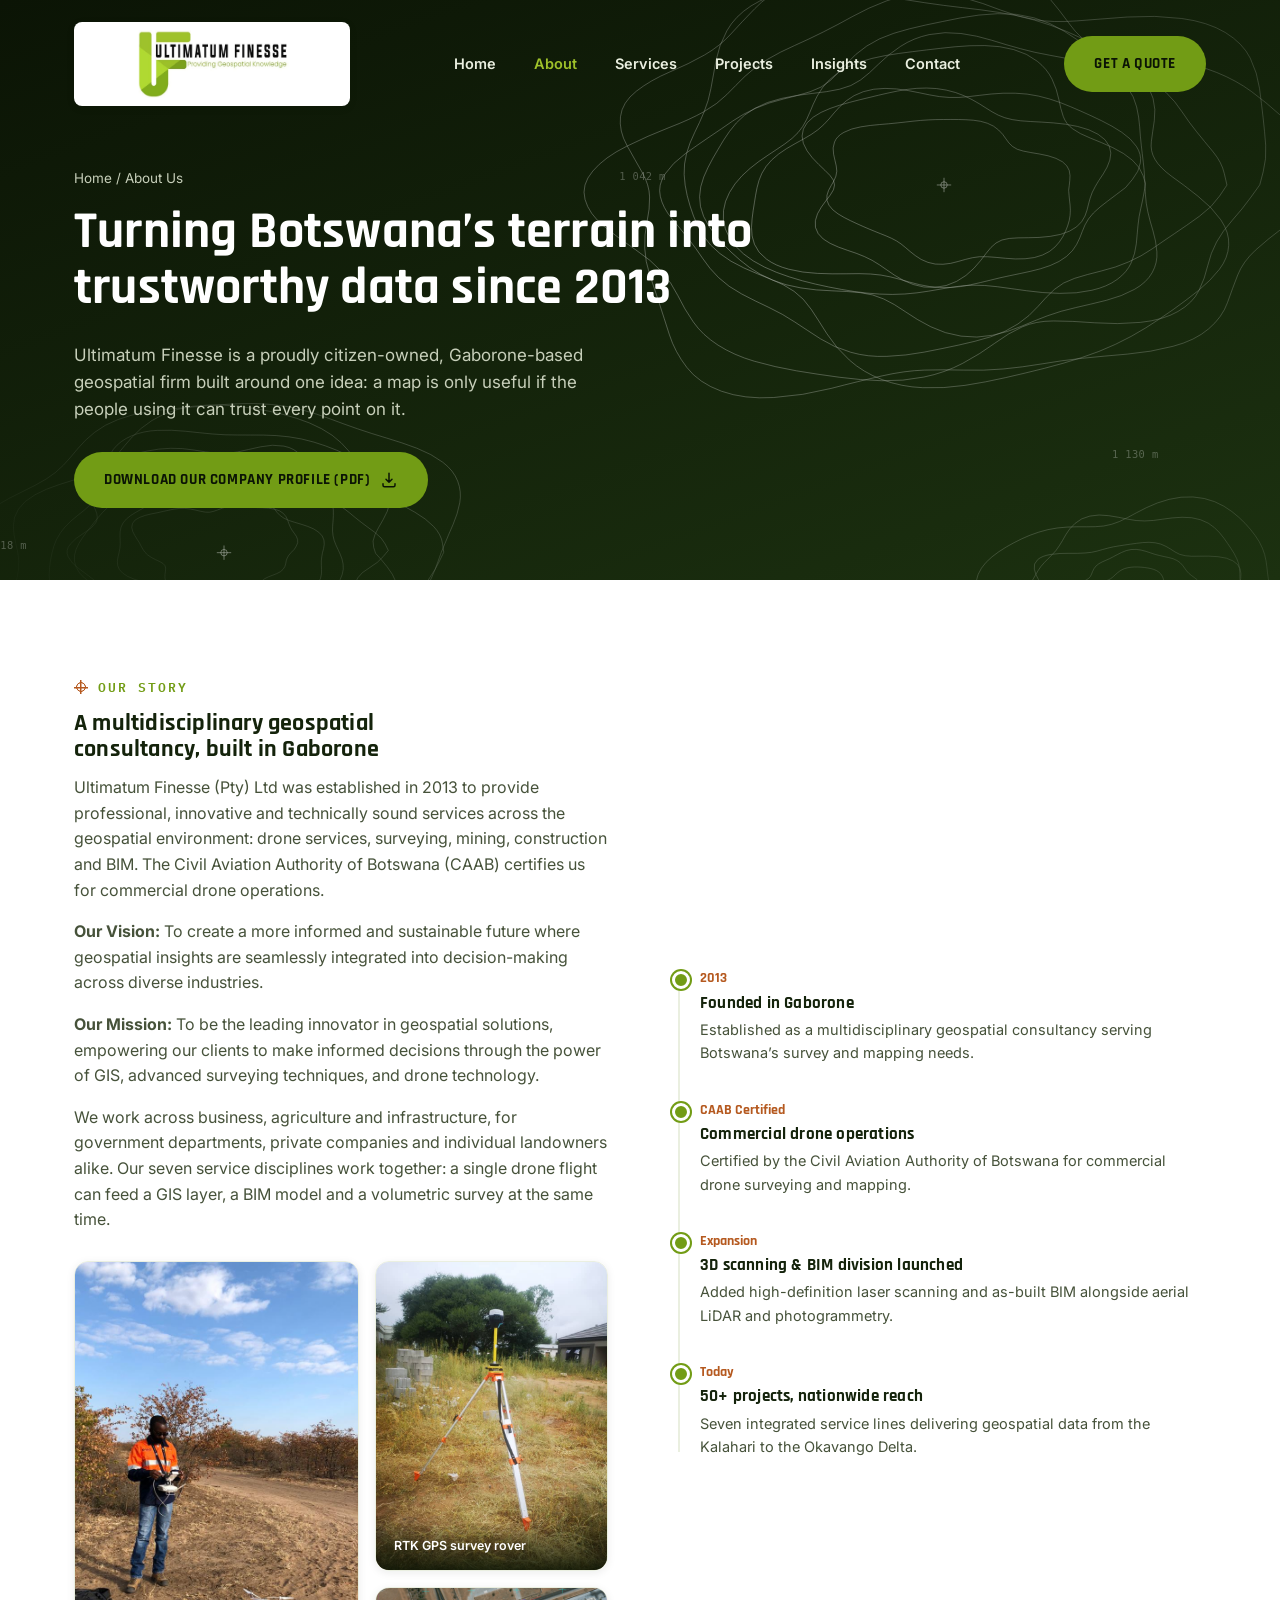
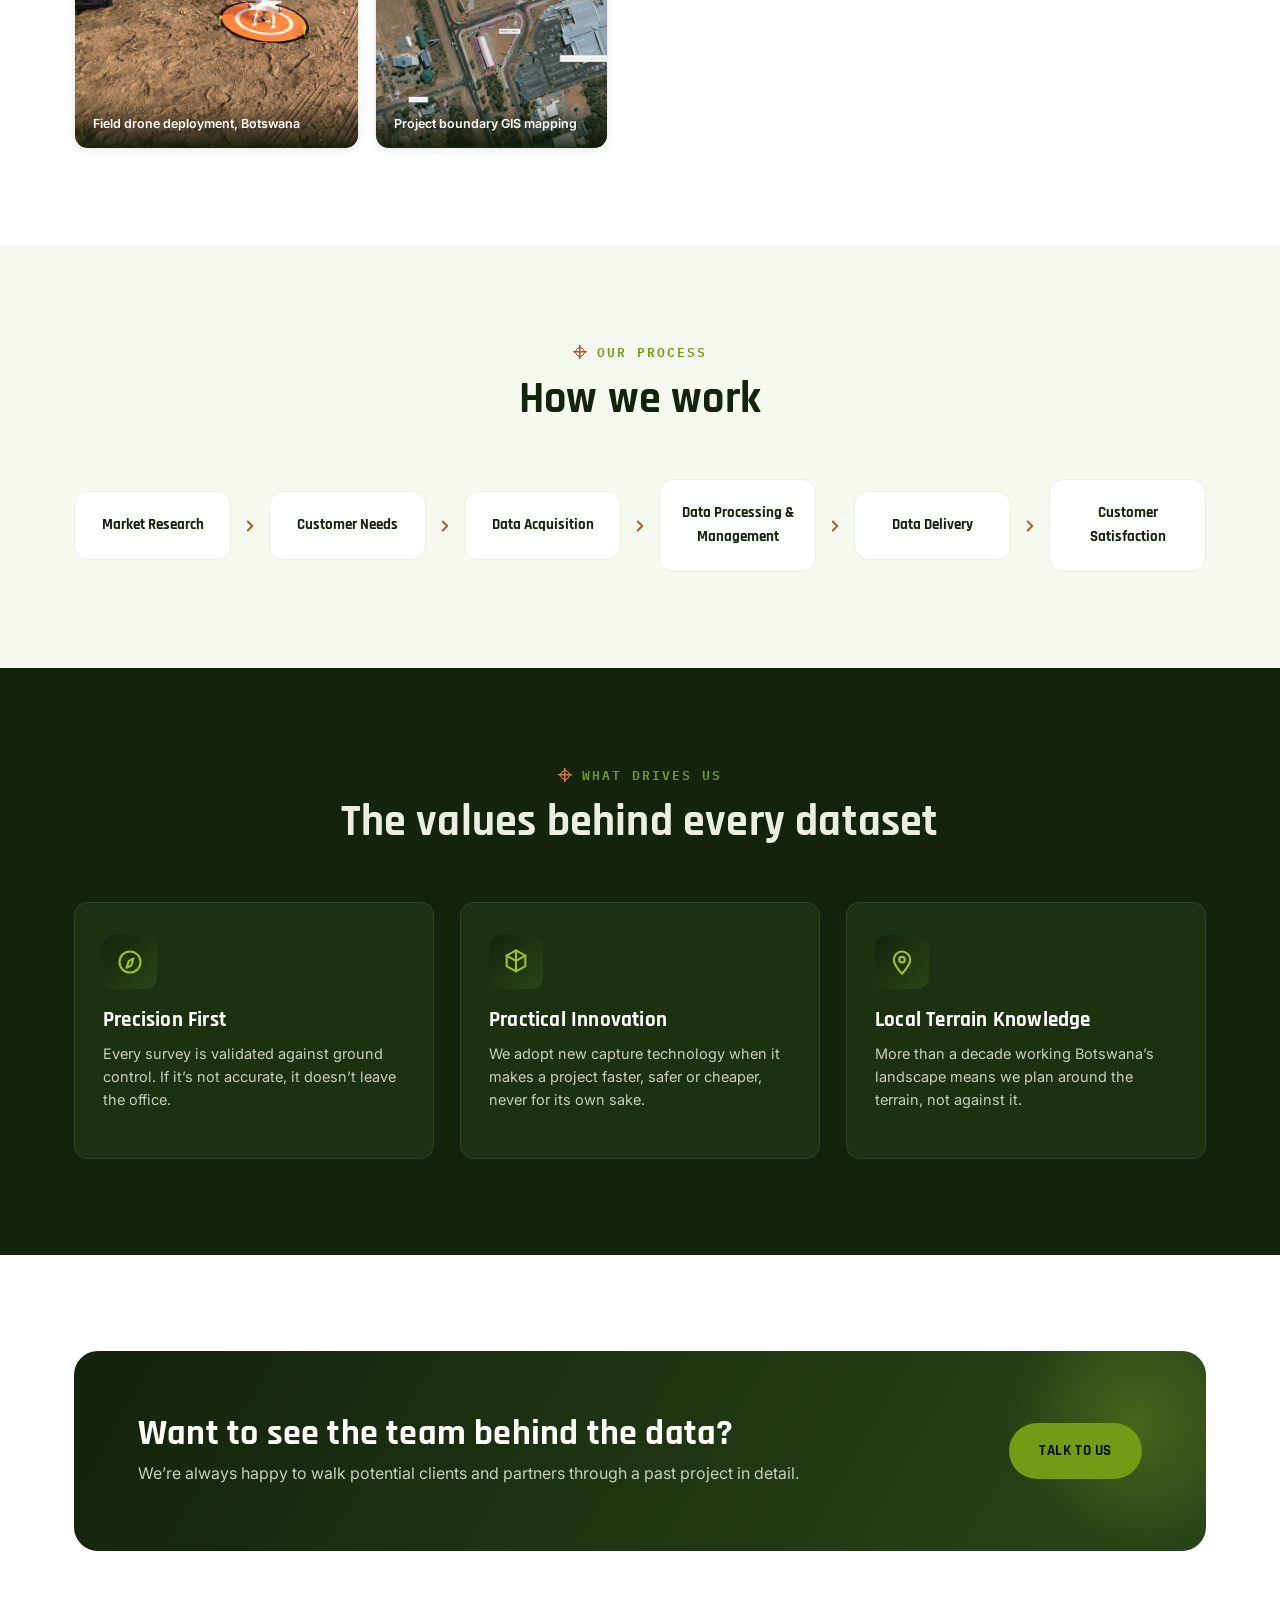
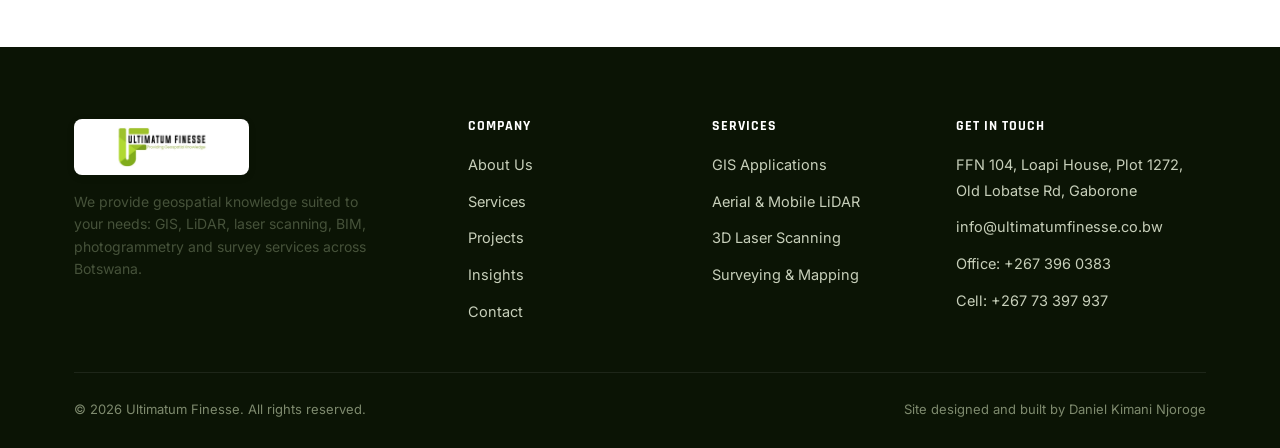
<file: about.html>
<!DOCTYPE html>
<html lang="en">
<head>
<meta charset="UTF-8">
<meta name="viewport" content="width=device-width, initial-scale=1">
<link rel="icon" href="assets/logo-mark.jpg" type="image/jpeg">
<title>About Us | Ultimatum Finesse</title>
<meta name="description" content="Over a decade of geospatial expertise in Botswana. Learn about Ultimatum Finesse’s mission, values and milestones.">
<link rel="preconnect" href="https://fonts.googleapis.com">
<link rel="preconnect" href="https://fonts.gstatic.com" crossorigin>
<link href="https://fonts.googleapis.com/css2?family=Rajdhani:wght@600;700&family=Inter:wght@400;500;600;700&family=IBM+Plex+Mono:wght@500;600;700&display=swap" rel="stylesheet">
<link rel="stylesheet" href="css/style.css">
</head>
<body>

<a class="skip-link" href="#main">Skip to content</a>

<header class="site-header">
  <div class="container">
    <a href="index.html" class="brand">
      <span class="brand-logo-badge"><img src="assets/logo-full.jpg" width="1200" height="335" alt="Ultimatum Finesse: Providing Geospatial Knowledge"></span>
    </a>
    <nav class="main-nav">
      <ul>
        <li><a href="index.html">Home</a></li>
        <li><a href="about.html" class="active">About</a></li>
        <li><a href="services.html">Services</a></li>
        <li><a href="projects.html">Projects</a></li>
        <li><a href="insights.html">Insights</a></li>
        <li><a href="contact.html">Contact</a></li>
      </ul>
    </nav>
    <div class="header-actions">
      <a href="contact.html" class="btn btn-primary">Get a Quote</a>
      <button class="nav-toggle" aria-label="Toggle menu"><span></span></button>
    </div>
  </div>
</header>

<main id="main">

<section class="page-hero">
  <div class="container">
    <div class="breadcrumb"><a href="index.html">Home</a> / About Us</div>
    <h1>Turning Botswana’s terrain into trustworthy data since 2013</h1>
    <p>Ultimatum Finesse is a proudly citizen-owned, Gaborone-based geospatial firm built around one idea: a map is only useful if the people using it can trust every point on it.</p>
    <a href="assets/Ultimatum-Finesse-Company-Profile-2026.pdf" target="_blank" class="btn btn-primary" style="margin-top:12px;">
      Download Our Company Profile (PDF)
      <svg viewBox="0 0 24 24" fill="none" stroke="currentColor" stroke-width="2" stroke-linecap="round" stroke-linejoin="round"><path d="M12 3v12m0 0l-4-4m4 4l4-4M4 17v2a2 2 0 0 0 2 2h12a2 2 0 0 0 2-2v-2"/></svg>
    </a>
  </div>
</section>

<section class="section">
  <div class="container">
    <div class="about-grid">
      <div class="reveal">
        <div class="eyebrow">Our Story</div>
        <h2>A multidisciplinary geospatial consultancy, built in Gaborone</h2>
        <p>Ultimatum Finesse (Pty) Ltd was established in 2013 to provide professional, innovative and technically sound services across the geospatial environment: drone services, surveying, mining, construction and BIM. The Civil Aviation Authority of Botswana (CAAB) certifies us for commercial drone operations.</p>
        <p><strong>Our Vision:</strong> To create a more informed and sustainable future where geospatial insights are seamlessly integrated into decision-making across diverse industries.</p>
        <p><strong>Our Mission:</strong> To be the leading innovator in geospatial solutions, empowering our clients to make informed decisions through the power of GIS, advanced surveying techniques, and drone technology.</p>
        <p>We work across business, agriculture and infrastructure, for government departments, private companies and individual landowners alike. Our seven service disciplines work together: a single drone flight can feed a GIS layer, a BIM model and a volumetric survey at the same time.</p>
        <div class="about-photo-grid">
          <div class="photo-frame"><img src="assets/drone-services.jpg" width="810" height="1080" loading="lazy" alt="Ultimatum Finesse technician preparing a drone survey in the field"><span class="photo-caption">Field drone deployment, Botswana</span></div>
          <div class="photo-frame"><img src="assets/gps-surveying.jpg" width="684" height="912" loading="lazy" alt="RTK GPS survey equipment on site"><span class="photo-caption">RTK GPS survey rover</span></div>
          <div class="photo-frame"><img src="assets/bim-diagram.png" width="600" height="350" loading="lazy" alt="Annotated GIS project boundary map"><span class="photo-caption">Project boundary GIS mapping</span></div>
        </div>
      </div>
      <div class="timeline reveal">
        <div class="timeline-item">
          <div class="timeline-year">2013</div>
          <h4>Founded in Gaborone</h4>
          <p>Established as a multidisciplinary geospatial consultancy serving Botswana’s survey and mapping needs.</p>
        </div>
        <div class="timeline-item">
          <div class="timeline-year">CAAB Certified</div>
          <h4>Commercial drone operations</h4>
          <p>Certified by the Civil Aviation Authority of Botswana for commercial drone surveying and mapping.</p>
        </div>
        <div class="timeline-item">
          <div class="timeline-year">Expansion</div>
          <h4>3D scanning &amp; BIM division launched</h4>
          <p>Added high-definition laser scanning and as-built BIM alongside aerial LiDAR and photogrammetry.</p>
        </div>
        <div class="timeline-item">
          <div class="timeline-year">Today</div>
          <h4>50+ projects, nationwide reach</h4>
          <p>Seven integrated service lines delivering geospatial data from the Kalahari to the Okavango Delta.</p>
        </div>
      </div>
    </div>
  </div>
</section>

<section class="section section--alt">
  <div class="container">
    <div class="section-head center reveal">
      <div class="eyebrow" style="justify-content:center">Our Process</div>
      <h2>How we work</h2>
    </div>
    <div class="process-strip reveal">
      <div class="process-step">Market Research</div>
      <div class="process-arrow" aria-hidden="true"><svg viewBox="0 0 24 24" fill="none" stroke="currentColor" stroke-width="2.5" stroke-linecap="round" stroke-linejoin="round"><path d="M9 6l6 6-6 6"/></svg></div>
      <div class="process-step">Customer Needs</div>
      <div class="process-arrow" aria-hidden="true"><svg viewBox="0 0 24 24" fill="none" stroke="currentColor" stroke-width="2.5" stroke-linecap="round" stroke-linejoin="round"><path d="M9 6l6 6-6 6"/></svg></div>
      <div class="process-step">Data Acquisition</div>
      <div class="process-arrow" aria-hidden="true"><svg viewBox="0 0 24 24" fill="none" stroke="currentColor" stroke-width="2.5" stroke-linecap="round" stroke-linejoin="round"><path d="M9 6l6 6-6 6"/></svg></div>
      <div class="process-step">Data Processing &amp; Management</div>
      <div class="process-arrow" aria-hidden="true"><svg viewBox="0 0 24 24" fill="none" stroke="currentColor" stroke-width="2.5" stroke-linecap="round" stroke-linejoin="round"><path d="M9 6l6 6-6 6"/></svg></div>
      <div class="process-step">Data Delivery</div>
      <div class="process-arrow" aria-hidden="true"><svg viewBox="0 0 24 24" fill="none" stroke="currentColor" stroke-width="2.5" stroke-linecap="round" stroke-linejoin="round"><path d="M9 6l6 6-6 6"/></svg></div>
      <div class="process-step">Customer Satisfaction</div>
    </div>
  </div>
</section>

<section class="section section--dark">
  <div class="container">
    <div class="section-head center reveal">
      <div class="eyebrow" style="justify-content:center">What Drives Us</div>
      <h2>The values behind every dataset</h2>
    </div>
    <div class="services-grid reveal">
      <div class="service-card" style="background:var(--navy-800); border-color:rgba(255,255,255,0.08);">
        <div class="service-icon"><svg viewBox="0 0 24 24" fill="none" stroke="currentColor" stroke-width="1.8" stroke-linecap="round" stroke-linejoin="round"><circle cx="12" cy="12" r="9"/><path d="M15 9l-2 6-4 2 2-6z"/></svg></div>
        <h3 style="color:#fff">Precision First</h3>
        <p style="color:var(--slate-300)">Every survey is validated against ground control. If it’s not accurate, it doesn’t leave the office.</p>
      </div>
      <div class="service-card" style="background:var(--navy-800); border-color:rgba(255,255,255,0.08);">
        <div class="service-icon"><svg viewBox="0 0 24 24" fill="none" stroke="currentColor" stroke-width="1.8" stroke-linecap="round" stroke-linejoin="round"><path d="M12 2l8 4.5v9L12 20l-8-4.5v-9z"/><path d="M12 2v18M4 6.5l8 4.5 8-4.5"/></svg></div>
        <h3 style="color:#fff">Practical Innovation</h3>
        <p style="color:var(--slate-300)">We adopt new capture technology when it makes a project faster, safer or cheaper, never for its own sake.</p>
      </div>
      <div class="service-card" style="background:var(--navy-800); border-color:rgba(255,255,255,0.08);">
        <div class="service-icon"><svg viewBox="0 0 24 24" fill="none" stroke="currentColor" stroke-width="1.8" stroke-linecap="round" stroke-linejoin="round"><path d="M12 22s7-7.58 7-12a7 7 0 1 0-14 0c0 4.42 7 12 7 12z"/><circle cx="12" cy="10" r="2.4"/></svg></div>
        <h3 style="color:#fff">Local Terrain Knowledge</h3>
        <p style="color:var(--slate-300)">More than a decade working Botswana’s landscape means we plan around the terrain, not against it.</p>
      </div>
    </div>
  </div>
</section>

<section class="section">
  <div class="container">
    <div class="cta-band reveal">
      <div>
        <h2>Want to see the team behind the data?</h2>
        <p>We’re always happy to walk potential clients and partners through a past project in detail.</p>
      </div>
      <div class="cta-band-actions">
        <a href="contact.html" class="btn btn-primary">Talk to Us</a>
      </div>
    </div>
  </div>
</section>

</main>

<footer class="site-footer">
  <div class="container">
    <div class="footer-grid">
      <div class="footer-brand">
        <a href="index.html" class="brand" style="margin-bottom:16px;">
          <span class="brand-logo-badge"><img src="assets/logo-full.jpg" width="1200" height="335" alt="Ultimatum Finesse: Providing Geospatial Knowledge"></span>
        </a>
        <p>We provide geospatial knowledge suited to your needs: GIS, LiDAR, laser scanning, BIM, photogrammetry and survey services across Botswana.</p>
      </div>
      <div class="footer-col">
        <h4>Company</h4>
        <ul>
          <li><a href="about.html">About Us</a></li>
          <li><a href="services.html">Services</a></li>
          <li><a href="projects.html">Projects</a></li>
          <li><a href="insights.html">Insights</a></li>
          <li><a href="contact.html">Contact</a></li>
        </ul>
      </div>
      <div class="footer-col">
        <h4>Services</h4>
        <ul>
          <li><a href="services.html#gis">GIS Applications</a></li>
          <li><a href="services.html#lidar">Aerial &amp; Mobile LiDAR</a></li>
          <li><a href="services.html#scan3d">3D Laser Scanning</a></li>
          <li><a href="services.html#survey">Surveying &amp; Mapping</a></li>
        </ul>
      </div>
      <div class="footer-col">
        <h4>Get in Touch</h4>
        <ul>
          <li><a href="https://www.google.com/maps/dir/?api=1&destination=-24.6721551,25.9063727" target="_blank" rel="noopener">FFN 104, Loapi House, Plot 1272,<br>Old Lobatse Rd, Gaborone</a></li>
          <li><a href="mailto:info@ultimatumfinesse.co.bw">info@ultimatumfinesse.co.bw</a></li>
          <li><a href="tel:+2673960383">Office: +267 396 0383</a></li>
          <li><a href="tel:+26773397937">Cell: +267 73 397 937</a></li>
        </ul>
      </div>
    </div>
    <div class="footer-bottom">
      <span>&copy; 2026 Ultimatum Finesse. All rights reserved.</span>
      <span>Site designed and built by Daniel Kimani Njoroge</span>
    </div>
  </div>
</footer>

<script src="js/main.js"></script>
</body>
</html>
</file>
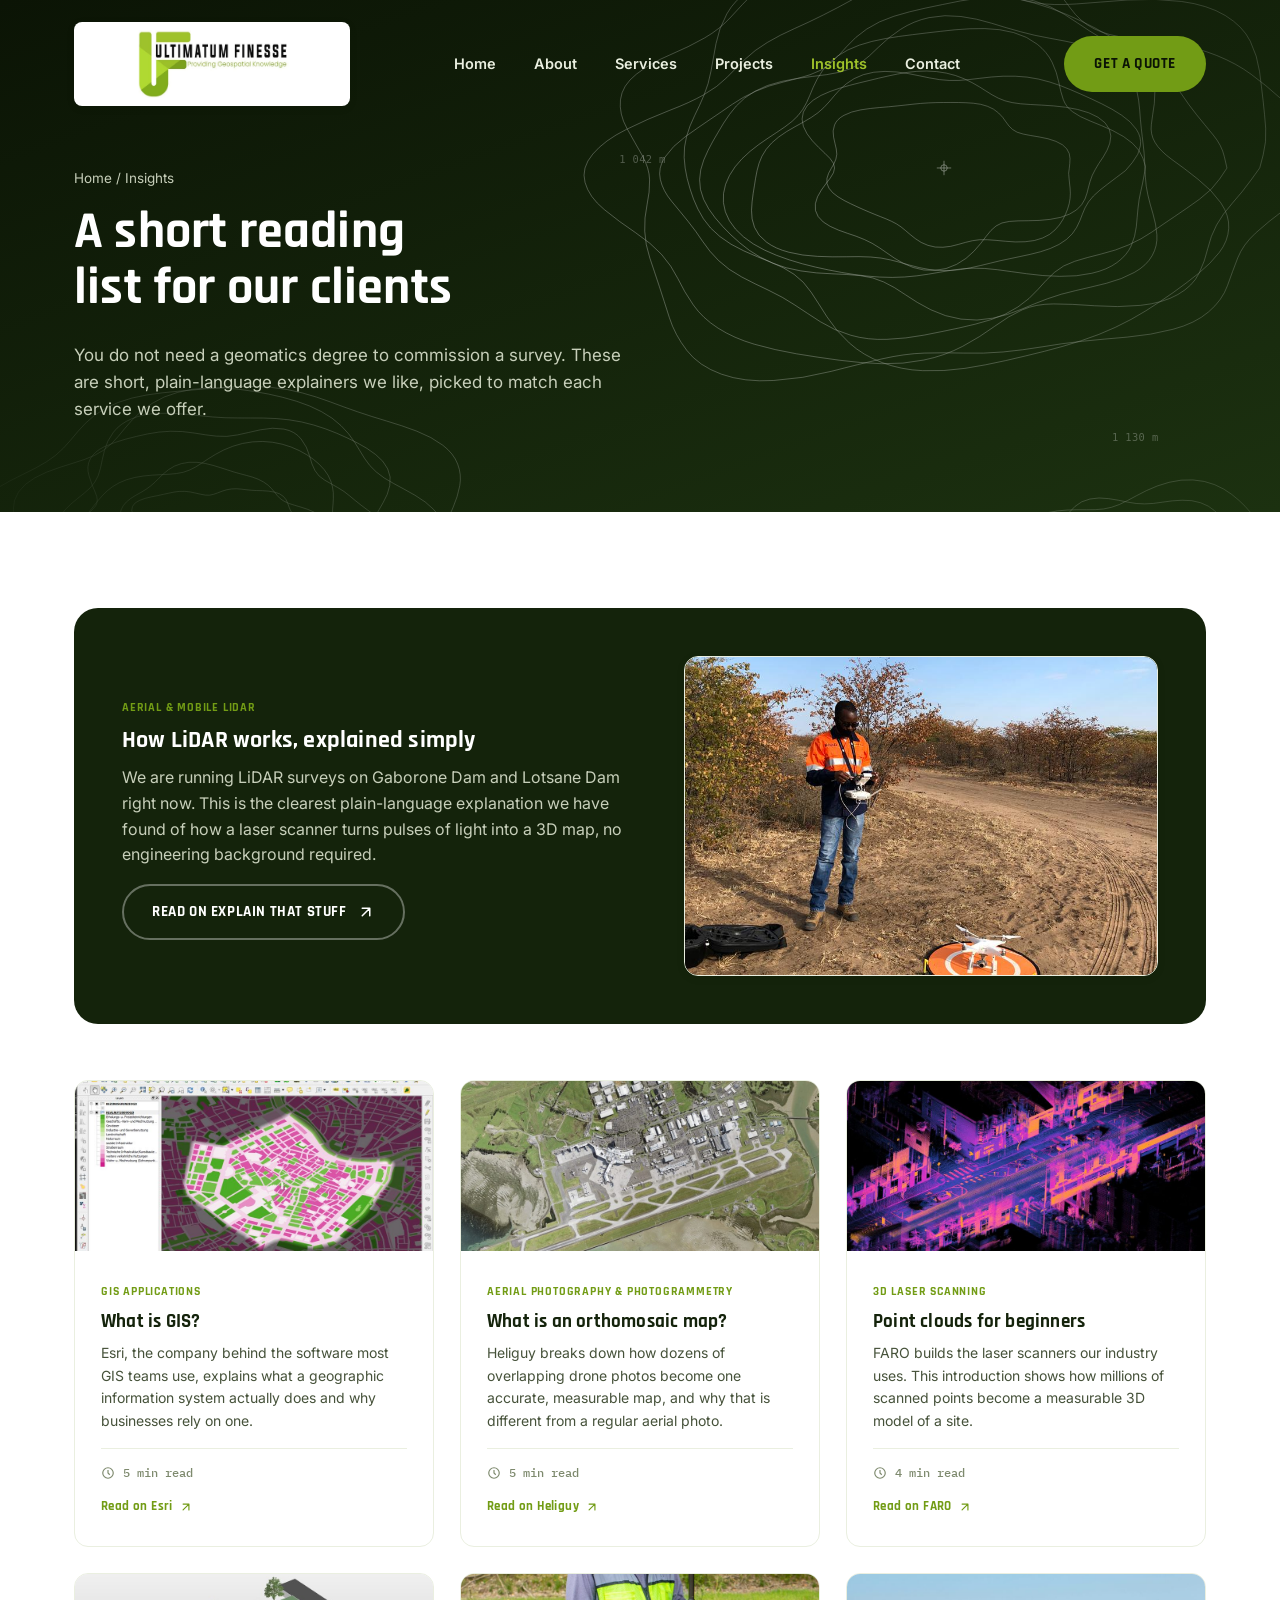
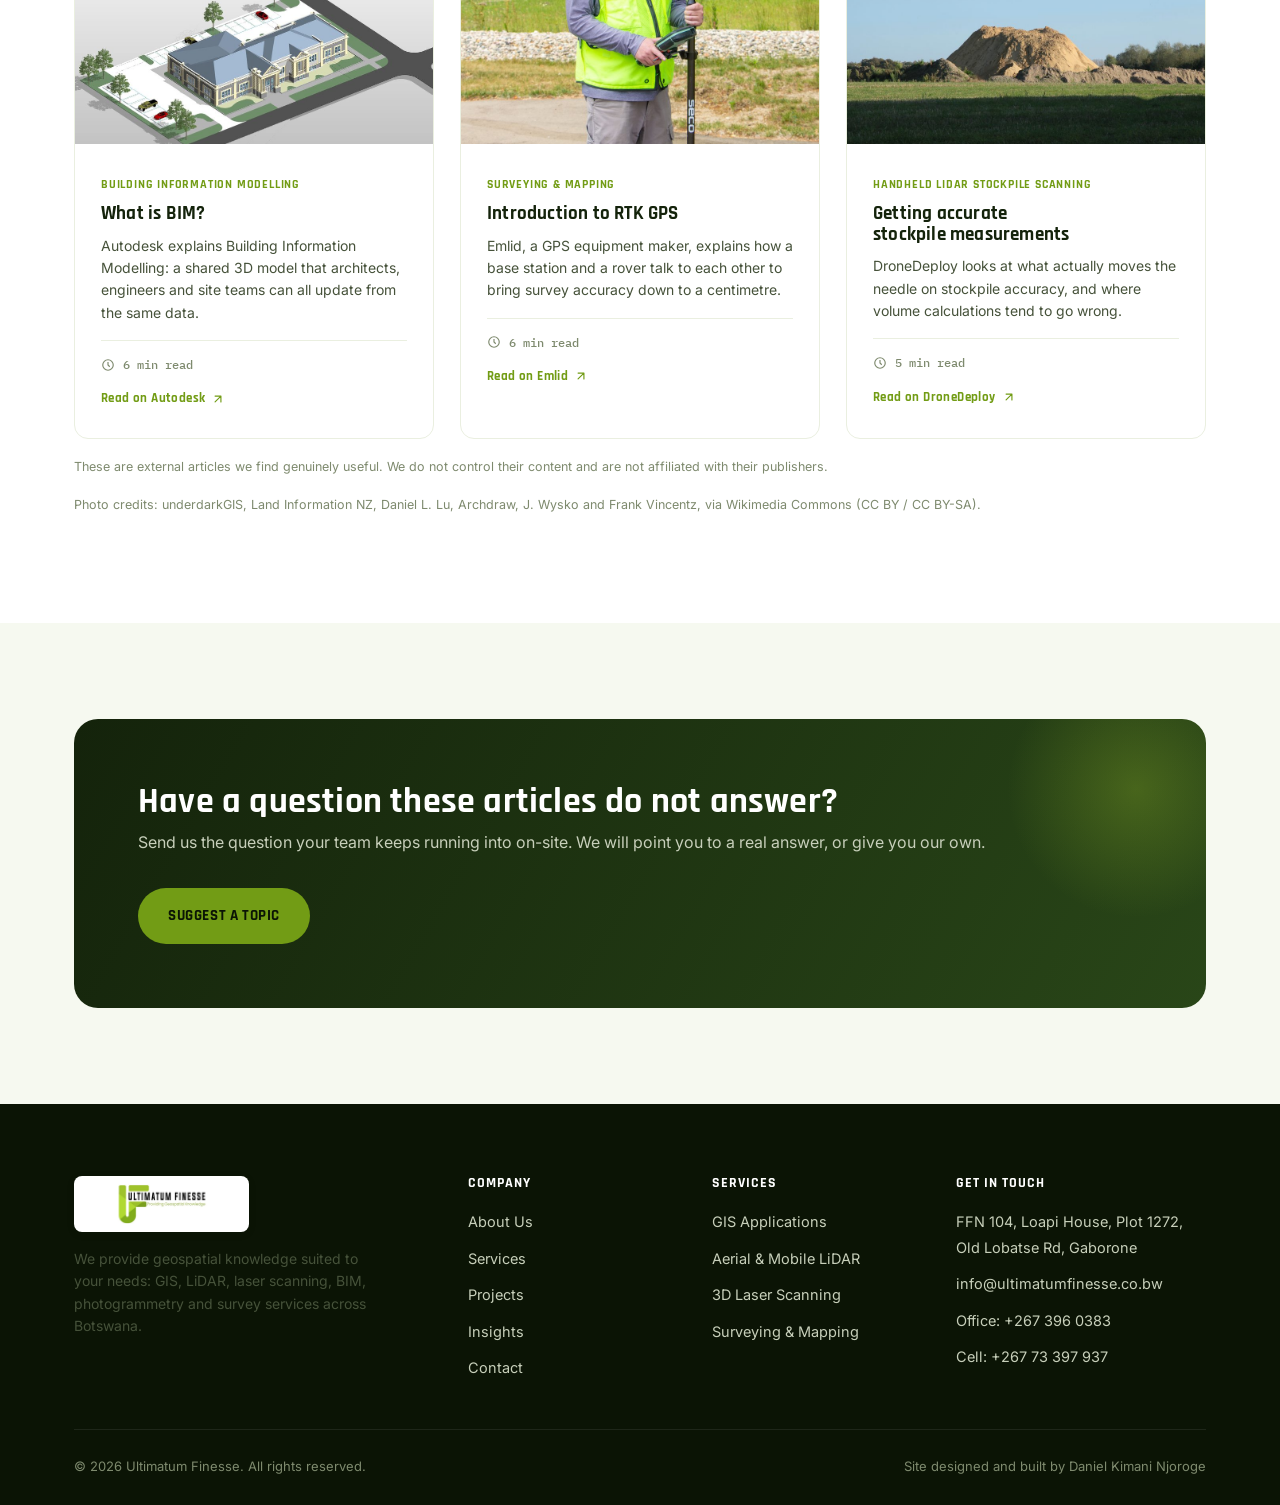
<file: insights.html>
<!DOCTYPE html>
<html lang="en">
<head>
<meta charset="UTF-8">
<meta name="viewport" content="width=device-width, initial-scale=1">
<link rel="icon" href="assets/logo-mark.jpg" type="image/jpeg">
<title>Insights | Ultimatum Finesse</title>
<meta name="description" content="A curated reading list on GIS, LiDAR, 3D laser scanning, BIM and drone surveying, picked by Ultimatum Finesse.">
<link rel="preconnect" href="https://fonts.googleapis.com">
<link rel="preconnect" href="https://fonts.gstatic.com" crossorigin>
<link href="https://fonts.googleapis.com/css2?family=Rajdhani:wght@600;700&family=Inter:wght@400;500;600;700&family=IBM+Plex+Mono:wght@500;600;700&display=swap" rel="stylesheet">
<link rel="stylesheet" href="css/style.css">
</head>
<body>

<a class="skip-link" href="#main">Skip to content</a>

<header class="site-header">
  <div class="container">
    <a href="index.html" class="brand">
      <span class="brand-logo-badge"><img src="assets/logo-full.jpg" width="1200" height="335" alt="Ultimatum Finesse: Providing Geospatial Knowledge"></span>
    </a>
    <nav class="main-nav">
      <ul>
        <li><a href="index.html">Home</a></li>
        <li><a href="about.html">About</a></li>
        <li><a href="services.html">Services</a></li>
        <li><a href="projects.html">Projects</a></li>
        <li><a href="insights.html" class="active">Insights</a></li>
        <li><a href="contact.html">Contact</a></li>
      </ul>
    </nav>
    <div class="header-actions">
      <a href="contact.html" class="btn btn-primary">Get a Quote</a>
      <button class="nav-toggle" aria-label="Toggle menu"><span></span></button>
    </div>
  </div>
</header>

<main id="main">

<section class="page-hero">
  <div class="container">
    <div class="breadcrumb"><a href="index.html">Home</a> / Insights</div>
    <h1>A short reading list for our clients</h1>
    <p>You do not need a geomatics degree to commission a survey. These are short, plain-language explainers we like, picked to match each service we offer.</p>
  </div>
</section>

<section class="section">
  <div class="container">

    <div class="article-featured reveal">
      <div>
        <span class="article-cat">Aerial &amp; Mobile LiDAR</span>
        <h2>How LiDAR works, explained simply</h2>
        <p>We are running LiDAR surveys on Gaborone Dam and Lotsane Dam right now. This is the clearest plain-language explanation we have found of how a laser scanner turns pulses of light into a 3D map, no engineering background required.</p>
        <a href="https://www.explainthatstuff.com/lidar.html" target="_blank" rel="noopener" class="btn btn-outline">Read on Explain that Stuff
          <svg viewBox="0 0 24 24" fill="none" stroke="currentColor" stroke-width="2" stroke-linecap="round" stroke-linejoin="round"><path d="M7 17L17 7M7 7h10v10"/></svg>
        </a>
      </div>
      <div class="photo-frame"><img src="assets/drone-services.jpg" width="810" height="1080" loading="lazy" alt="Technician preparing a LiDAR-equipped drone for a corridor survey"></div>
    </div>

    <div class="articles-grid">

      <div class="article-card reveal">
        <div class="article-thumb">
          <img src="assets/insight-gis.jpg" width="900" height="527" loading="lazy" alt="Colour-coded land use map rendered in GIS software">
        </div>
        <div class="article-body">
          <span class="article-cat">GIS Applications</span>
          <h3>What is GIS?</h3>
          <p>Esri, the company behind the software most GIS teams use, explains what a geographic information system actually does and why businesses rely on one.</p>
          <div class="article-meta">
            <svg viewBox="0 0 24 24" fill="none" stroke="currentColor" stroke-width="2"><circle cx="12" cy="12" r="9"/><path d="M12 7v5l3 3"/></svg>
            5 min read
          </div>
          <a href="https://www.esri.com/en-us/what-is-gis/overview" target="_blank" rel="noopener" class="article-source">Read on Esri
            <svg viewBox="0 0 24 24" fill="none" stroke="currentColor" stroke-width="2" stroke-linecap="round" stroke-linejoin="round"><path d="M7 17L17 7M7 7h10v10"/></svg>
          </a>
        </div>
      </div>

      <div class="article-card reveal">
        <div class="article-thumb">
          <img src="assets/insight-orthomosaic.jpg" width="900" height="611" loading="lazy" alt="Stitched aerial orthomosaic of an airport">
        </div>
        <div class="article-body">
          <span class="article-cat">Aerial Photography &amp; Photogrammetry</span>
          <h3>What is an orthomosaic map?</h3>
          <p>Heliguy breaks down how dozens of overlapping drone photos become one accurate, measurable map, and why that is different from a regular aerial photo.</p>
          <div class="article-meta">
            <svg viewBox="0 0 24 24" fill="none" stroke="currentColor" stroke-width="2"><circle cx="12" cy="12" r="9"/><path d="M12 7v5l3 3"/></svg>
            5 min read
          </div>
          <a href="https://www.heliguy.com/blogs/posts/what-is-an-orthomosaic-map/" target="_blank" rel="noopener" class="article-source">Read on Heliguy
            <svg viewBox="0 0 24 24" fill="none" stroke="currentColor" stroke-width="2" stroke-linecap="round" stroke-linejoin="round"><path d="M7 17L17 7M7 7h10v10"/></svg>
          </a>
        </div>
      </div>

      <div class="article-card reveal">
        <div class="article-thumb">
          <img src="assets/insight-pointcloud.jpg" width="900" height="506" loading="lazy" alt="Colourful LiDAR point cloud of a city street intersection">
        </div>
        <div class="article-body">
          <span class="article-cat">3D Laser Scanning</span>
          <h3>Point clouds for beginners</h3>
          <p>FARO builds the laser scanners our industry uses. This introduction shows how millions of scanned points become a measurable 3D model of a site.</p>
          <div class="article-meta">
            <svg viewBox="0 0 24 24" fill="none" stroke="currentColor" stroke-width="2"><circle cx="12" cy="12" r="9"/><path d="M12 7v5l3 3"/></svg>
            4 min read
          </div>
          <a href="https://www.faro.com/en/Resource-Library/Article/Point-Clouds-for-Beginners" target="_blank" rel="noopener" class="article-source">Read on FARO
            <svg viewBox="0 0 24 24" fill="none" stroke="currentColor" stroke-width="2" stroke-linecap="round" stroke-linejoin="round"><path d="M7 17L17 7M7 7h10v10"/></svg>
          </a>
        </div>
      </div>

      <div class="article-card reveal">
        <div class="article-thumb">
          <img src="assets/insight-bim.jpg" width="900" height="477" loading="lazy" alt="3D architectural building information model render">
        </div>
        <div class="article-body">
          <span class="article-cat">Building Information Modelling</span>
          <h3>What is BIM?</h3>
          <p>Autodesk explains Building Information Modelling: a shared 3D model that architects, engineers and site teams can all update from the same data.</p>
          <div class="article-meta">
            <svg viewBox="0 0 24 24" fill="none" stroke="currentColor" stroke-width="2"><circle cx="12" cy="12" r="9"/><path d="M12 7v5l3 3"/></svg>
            6 min read
          </div>
          <a href="https://www.autodesk.com/solutions/aec/bim" target="_blank" rel="noopener" class="article-source">Read on Autodesk
            <svg viewBox="0 0 24 24" fill="none" stroke="currentColor" stroke-width="2" stroke-linecap="round" stroke-linejoin="round"><path d="M7 17L17 7M7 7h10v10"/></svg>
          </a>
        </div>
      </div>

      <div class="article-card reveal">
        <div class="article-thumb">
          <img src="assets/insight-rtk.jpg" width="900" height="1350" loading="lazy" alt="Surveyor holding a GNSS RTK rover pole in the field">
        </div>
        <div class="article-body">
          <span class="article-cat">Surveying &amp; Mapping</span>
          <h3>Introduction to RTK GPS</h3>
          <p>Emlid, a GPS equipment maker, explains how a base station and a rover talk to each other to bring survey accuracy down to a centimetre.</p>
          <div class="article-meta">
            <svg viewBox="0 0 24 24" fill="none" stroke="currentColor" stroke-width="2"><circle cx="12" cy="12" r="9"/><path d="M12 7v5l3 3"/></svg>
            6 min read
          </div>
          <a href="https://blog.emlid.com/introduction-to-rtk-gps/" target="_blank" rel="noopener" class="article-source">Read on Emlid
            <svg viewBox="0 0 24 24" fill="none" stroke="currentColor" stroke-width="2" stroke-linecap="round" stroke-linejoin="round"><path d="M7 17L17 7M7 7h10v10"/></svg>
          </a>
        </div>
      </div>

      <div class="article-card reveal">
        <div class="article-thumb">
          <img src="assets/insight-stockpile.jpg" width="900" height="600" loading="lazy" alt="Large sand stockpile at a quarry">
        </div>
        <div class="article-body">
          <span class="article-cat">Handheld LiDAR Stockpile Scanning</span>
          <h3>Getting accurate stockpile measurements</h3>
          <p>DroneDeploy looks at what actually moves the needle on stockpile accuracy, and where volume calculations tend to go wrong.</p>
          <div class="article-meta">
            <svg viewBox="0 0 24 24" fill="none" stroke="currentColor" stroke-width="2"><circle cx="12" cy="12" r="9"/><path d="M12 7v5l3 3"/></svg>
            5 min read
          </div>
          <a href="https://www.dronedeploy.com/blog/how-to-get-accurate-stockpile-measurements-in-mining" target="_blank" rel="noopener" class="article-source">Read on DroneDeploy
            <svg viewBox="0 0 24 24" fill="none" stroke="currentColor" stroke-width="2" stroke-linecap="round" stroke-linejoin="round"><path d="M7 17L17 7M7 7h10v10"/></svg>
          </a>
        </div>
      </div>

    </div>
    <p class="partner-note reveal">These are external articles we find genuinely useful. We do not control their content and are not affiliated with their publishers.</p>
    <p class="partner-note reveal">Photo credits: <a href="https://commons.wikimedia.org/wiki/File:Land_use_in_Vienna.png" target="_blank" rel="noopener">underdarkGIS</a>, <a href="https://commons.wikimedia.org/wiki/File:Auckland_International_Airport_2017_aerial.png" target="_blank" rel="noopener">Land Information NZ</a>, <a href="https://commons.wikimedia.org/wiki/File:Ouster_OS1-64_lidar_point_cloud_of_intersection_of_Folsom_and_Dore_St,_San_Francisco.png" target="_blank" rel="noopener">Daniel L. Lu</a>, <a href="https://commons.wikimedia.org/wiki/File:Architectural_BIM_3D_Modeling.jpg" target="_blank" rel="noopener">Archdraw</a>, <a href="https://commons.wikimedia.org/wiki/File:Surveyor_Using_GNSS_Receiver_with_RTK_Solution.jpg" target="_blank" rel="noopener">J. Wysko</a> and <a href="https://commons.wikimedia.org/wiki/File:Greven_-_NSG_Bockholter_Berge_83_ies.jpg" target="_blank" rel="noopener">Frank Vincentz</a>, via Wikimedia Commons (CC BY / CC BY-SA).</p>
  </div>
</section>

<section class="section section--alt">
  <div class="container">
    <div class="cta-band reveal">
      <div>
        <h2>Have a question these articles do not answer?</h2>
        <p>Send us the question your team keeps running into on-site. We will point you to a real answer, or give you our own.</p>
      </div>
      <div class="cta-band-actions">
        <a href="contact.html" class="btn btn-primary">Suggest a Topic</a>
      </div>
    </div>
  </div>
</section>

</main>

<footer class="site-footer">
  <div class="container">
    <div class="footer-grid">
      <div class="footer-brand">
        <a href="index.html" class="brand" style="margin-bottom:16px;">
          <span class="brand-logo-badge"><img src="assets/logo-full.jpg" width="1200" height="335" alt="Ultimatum Finesse: Providing Geospatial Knowledge"></span>
        </a>
        <p>We provide geospatial knowledge suited to your needs: GIS, LiDAR, laser scanning, BIM, photogrammetry and survey services across Botswana.</p>
      </div>
      <div class="footer-col">
        <h4>Company</h4>
        <ul>
          <li><a href="about.html">About Us</a></li>
          <li><a href="services.html">Services</a></li>
          <li><a href="projects.html">Projects</a></li>
          <li><a href="insights.html">Insights</a></li>
          <li><a href="contact.html">Contact</a></li>
        </ul>
      </div>
      <div class="footer-col">
        <h4>Services</h4>
        <ul>
          <li><a href="services.html#gis">GIS Applications</a></li>
          <li><a href="services.html#lidar">Aerial &amp; Mobile LiDAR</a></li>
          <li><a href="services.html#scan3d">3D Laser Scanning</a></li>
          <li><a href="services.html#survey">Surveying &amp; Mapping</a></li>
        </ul>
      </div>
      <div class="footer-col">
        <h4>Get in Touch</h4>
        <ul>
          <li><a href="https://www.google.com/maps/dir/?api=1&destination=-24.6721551,25.9063727" target="_blank" rel="noopener">FFN 104, Loapi House, Plot 1272,<br>Old Lobatse Rd, Gaborone</a></li>
          <li><a href="mailto:info@ultimatumfinesse.co.bw">info@ultimatumfinesse.co.bw</a></li>
          <li><a href="tel:+2673960383">Office: +267 396 0383</a></li>
          <li><a href="tel:+26773397937">Cell: +267 73 397 937</a></li>
        </ul>
      </div>
    </div>
    <div class="footer-bottom">
      <span>&copy; 2026 Ultimatum Finesse. All rights reserved.</span>
      <span>Site designed and built by Daniel Kimani Njoroge</span>
    </div>
  </div>
</footer>

<script src="js/main.js"></script>
</body>
</html>
</file>
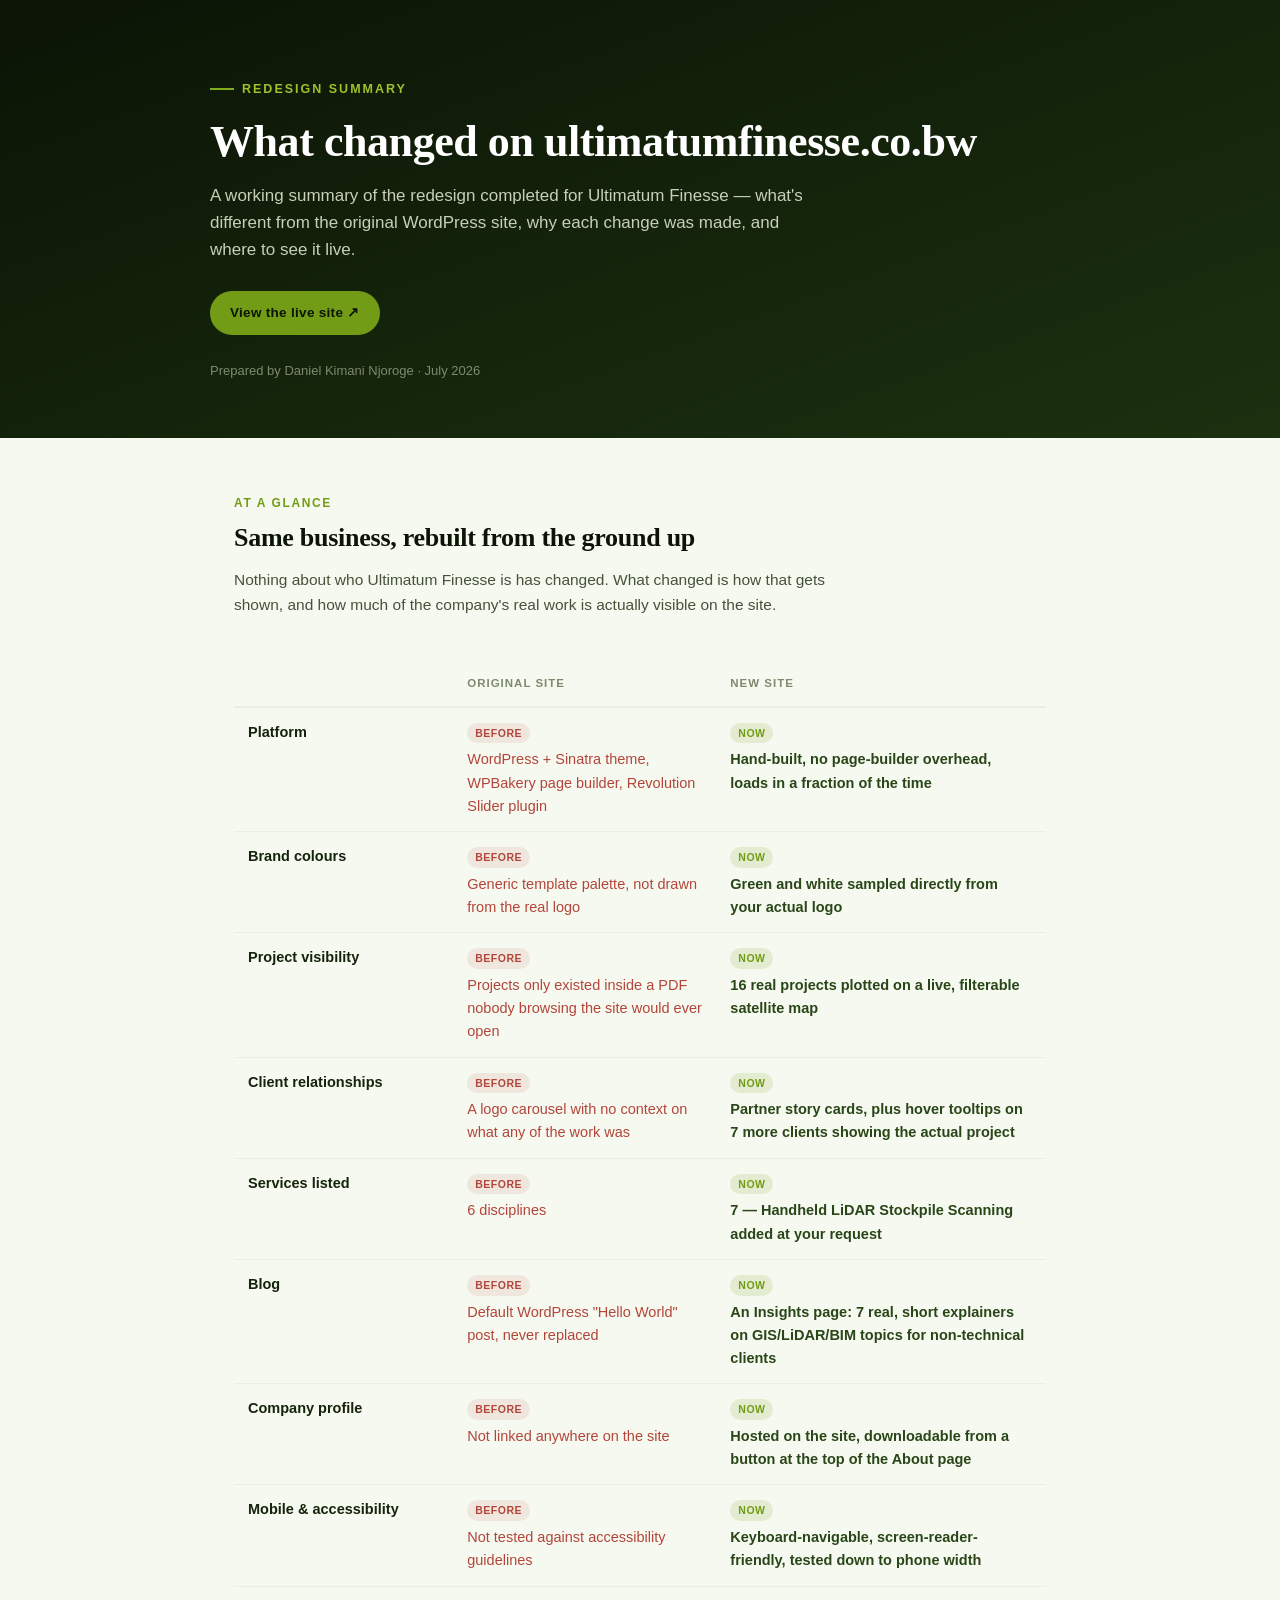
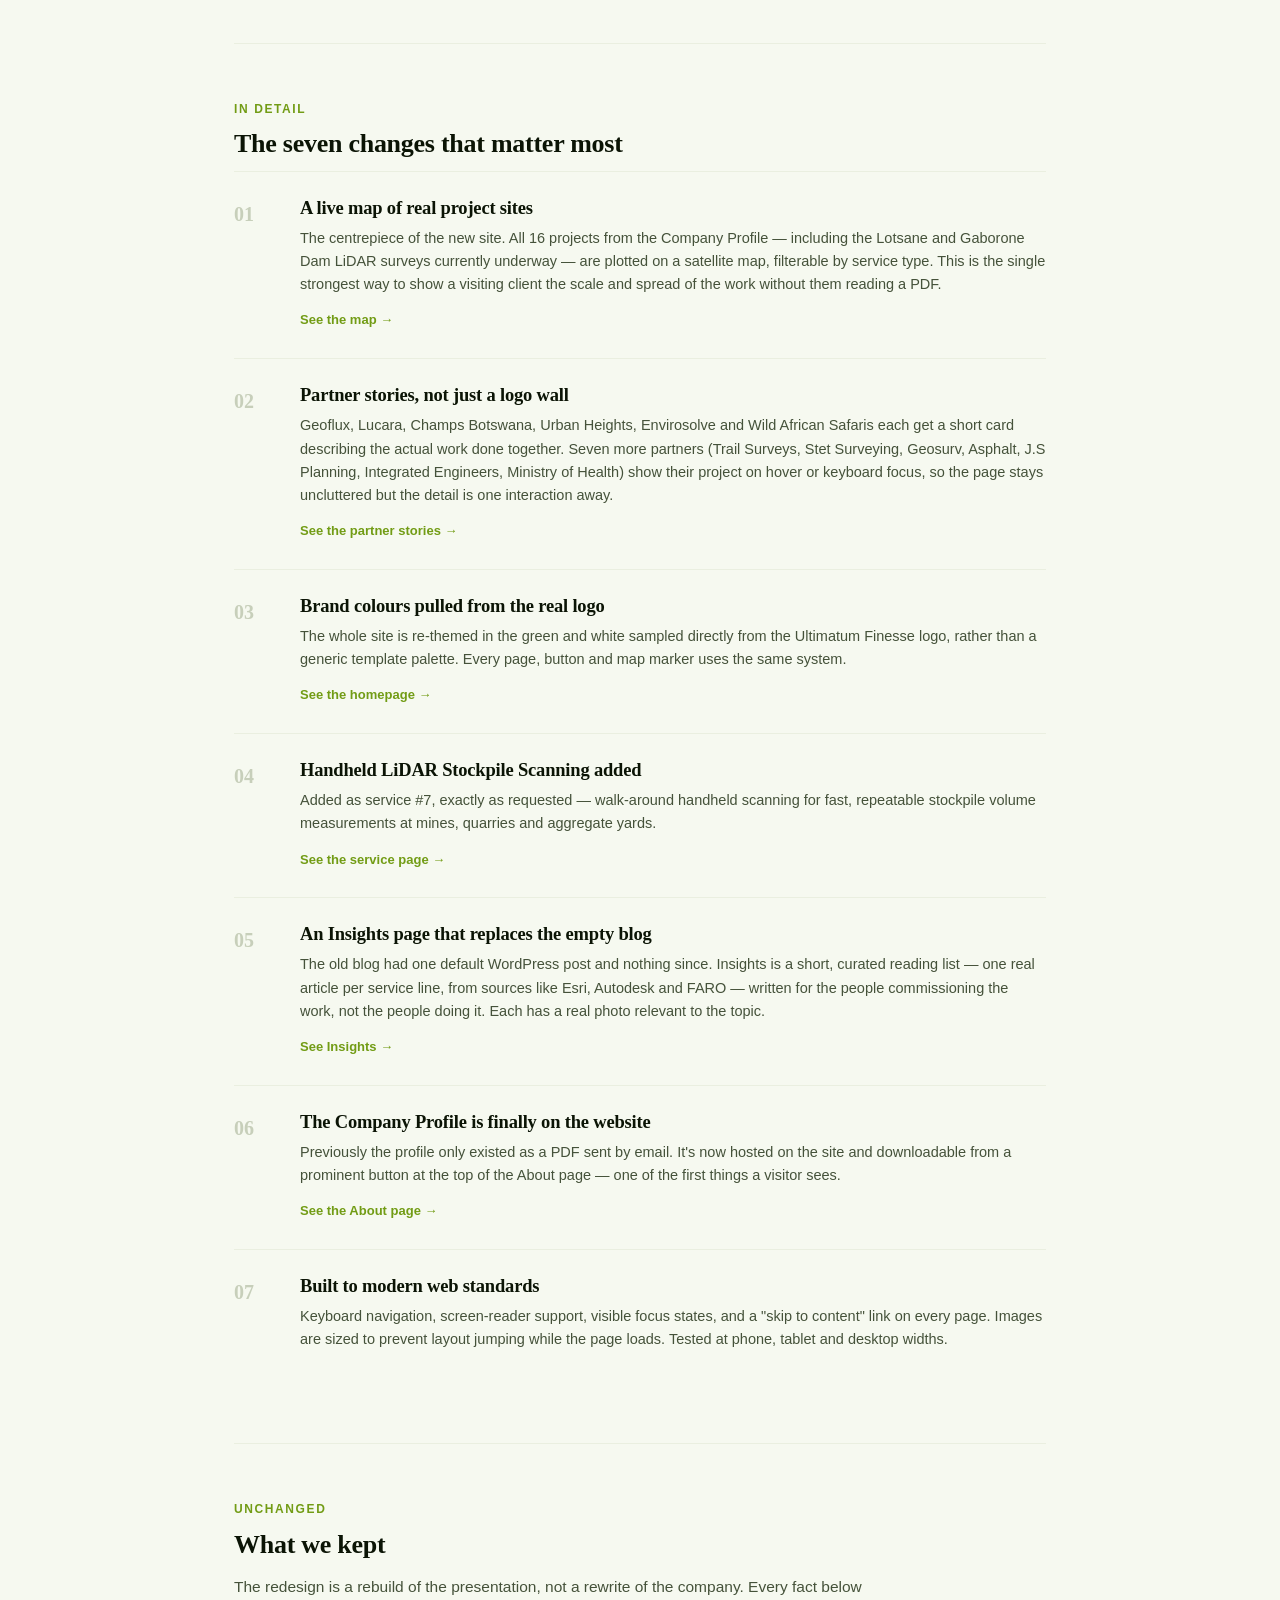
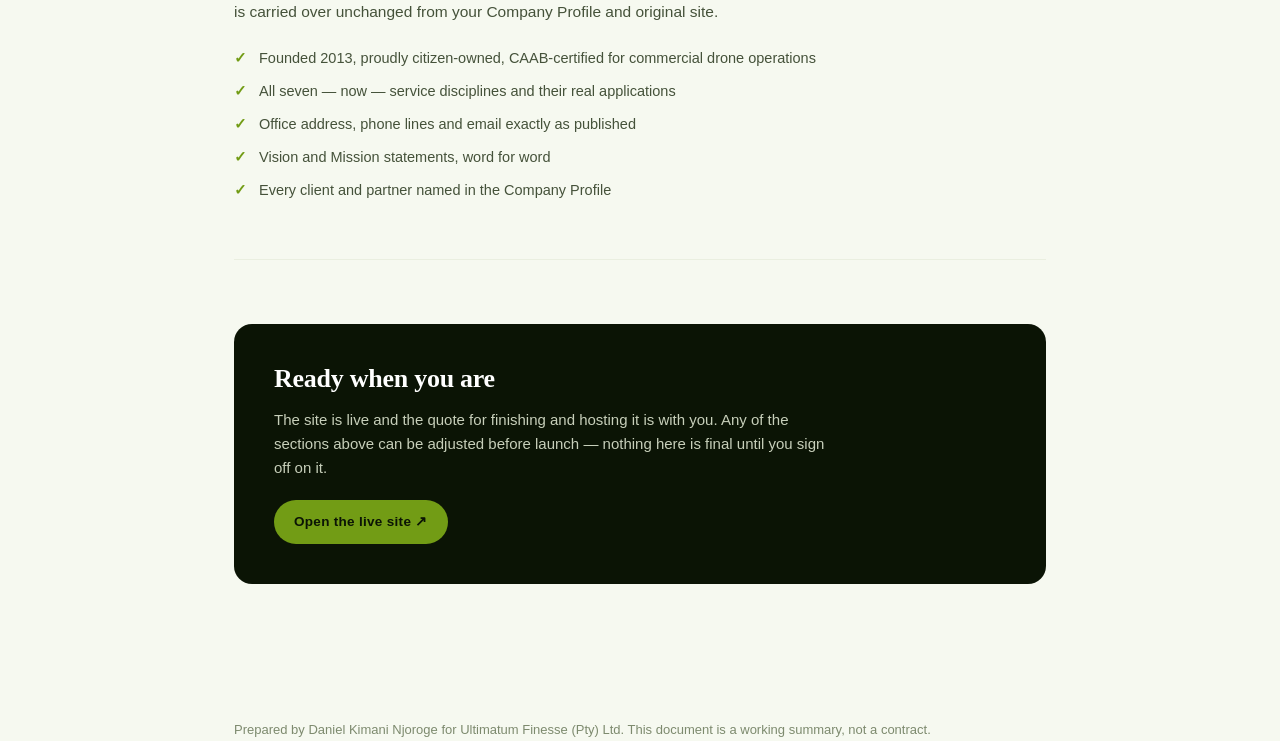
<file: redesign-summary.html>
<!doctype html>
<title>Ultimatum Finesse — What Changed</title>
<meta name="viewport" content="width=device-width, initial-scale=1">
<style>
  :root {
    --navy-950: #0b1405;
    --navy-900: #14230b;
    --navy-800: #1c3110;
    --navy-700: #294618;
    --emerald-500: #729c15;
    --emerald-400: #9fc22a;
    --amber-500: #81ad1c;
    --slate-50: #f6f9f0;
    --slate-100: #eaefe0;
    --slate-300: #c7cfba;
    --slate-500: #7d8a6e;
    --slate-700: #45523a;
    --white: #ffffff;
    --ink: #14230b;
    --old-red: #b3453a;
  }
  * { box-sizing: border-box; }
  body {
    margin: 0;
    font-family: -apple-system, "Segoe UI", Roboto, Arial, sans-serif;
    color: var(--ink);
    background: var(--slate-50);
    line-height: 1.6;
  }
  h1, h2, h3, h4 {
    font-family: Georgia, "Times New Roman", serif;
    font-weight: 700;
    letter-spacing: -0.01em;
    line-height: 1.15;
    color: var(--navy-950);
    text-wrap: balance;
  }
  .wrap { max-width: 860px; margin: 0 auto; padding: 0 24px 96px; }
  .container { max-width: 100%; overflow-x: auto; }

  /* Masthead */
  .masthead {
    background: linear-gradient(160deg, var(--navy-950), var(--navy-800));
    color: var(--white);
    padding: 72px 24px 56px;
  }
  .masthead-inner { max-width: 860px; margin: 0 auto; }
  .eyebrow {
    display: inline-flex; align-items: center; gap: 8px;
    font-size: 12.5px; font-weight: 700; letter-spacing: 2px; text-transform: uppercase;
    color: var(--emerald-400); margin-bottom: 18px;
  }
  .eyebrow::before { content: ""; width: 24px; height: 2px; background: var(--amber-500); display: inline-block; }
  .masthead h1 { color: var(--white); font-size: clamp(30px, 4.5vw, 44px); margin: 0 0 14px; }
  .masthead p.lede { color: var(--slate-300); font-size: 17px; max-width: 620px; margin: 0 0 28px; }
  .link-row { display: flex; flex-wrap: wrap; gap: 12px; }
  .link-row a {
    font-family: -apple-system, "Segoe UI", Roboto, Arial, sans-serif;
    font-weight: 700; font-size: 13.5px; letter-spacing: 0.3px;
    padding: 11px 20px; border-radius: 999px; text-decoration: none;
    display: inline-flex; align-items: center; gap: 8px;
  }
  .link-row a.primary { background: var(--emerald-500); color: var(--navy-950); }
  .link-row a.ghost { border: 1.5px solid rgba(255,255,255,0.3); color: var(--white); }
  .meta-line { color: var(--slate-500); font-size: 13px; margin-top: 26px; }

  /* Sections */
  section { padding: 56px 0; border-bottom: 1px solid var(--slate-100); }
  section:last-of-type { border-bottom: none; }
  .section-label {
    font-size: 12px; font-weight: 700; letter-spacing: 1.6px; text-transform: uppercase;
    color: var(--emerald-500); margin-bottom: 10px;
  }
  section h2 { font-size: 26px; margin: 0 0 12px; }
  section > p.intro { max-width: 640px; color: var(--slate-700); font-size: 15.5px; }

  /* Comparison table */
  table { width: 100%; border-collapse: collapse; font-size: 14.5px; margin-top: 28px; }
  caption { caption-side: top; text-align: left; font-weight: 700; margin-bottom: 8px; }
  th, td { text-align: left; padding: 13px 14px; vertical-align: top; border-bottom: 1px solid var(--slate-100); }
  thead th { font-size: 11.5px; letter-spacing: 1px; text-transform: uppercase; color: var(--slate-500); border-bottom: 2px solid var(--slate-100); }
  tbody th { font-weight: 700; width: 27%; color: var(--navy-900); }
  td.old { color: var(--old-red); }
  td.new { color: var(--navy-700); font-weight: 600; }
  td.old::before { content: "Before: "; font-weight: 700; opacity: 0.001; position: absolute; width: 1px; height: 1px; overflow: hidden; }
  .tag-old, .tag-new {
    display: inline-block; font-size: 10.5px; font-weight: 700; letter-spacing: 0.5px; text-transform: uppercase;
    padding: 2px 8px; border-radius: 999px; margin-bottom: 5px;
  }
  .tag-old { background: rgba(179,69,58,0.1); color: var(--old-red); }
  .tag-new { background: rgba(114,156,21,0.14); color: var(--emerald-500); }

  /* Feature cards */
  .feature {
    display: grid; grid-template-columns: 48px 1fr; gap: 18px;
    padding: 26px 0; border-top: 1px solid var(--slate-100);
  }
  .feature:first-of-type { border-top: none; padding-top: 8px; }
  .feature-num {
    font-family: Georgia, serif; font-weight: 700; font-size: 20px; color: var(--slate-300);
  }
  .feature h3 { font-size: 18.5px; margin: 0 0 8px; }
  .feature p { margin: 0 0 10px; color: var(--slate-700); font-size: 14.5px; }
  .feature a.see {
    font-size: 13px; font-weight: 700; color: var(--emerald-500); text-decoration: none;
  }
  .feature a.see:hover { text-decoration: underline; }

  /* Kept list */
  .kept-list { display: grid; gap: 10px; margin-top: 22px; }
  .kept-item { display: flex; gap: 12px; align-items: baseline; font-size: 14.5px; color: var(--slate-700); }
  .kept-item .check { color: var(--emerald-500); font-weight: 700; flex-shrink: 0; }

  /* Closing */
  .closing {
    background: var(--navy-950); color: var(--white); border-radius: 18px;
    padding: 40px; margin-top: 8px;
  }
  .closing h2 { color: var(--white); }
  .closing p { color: var(--slate-300); font-size: 15px; max-width: 560px; }
  .closing .link-row { margin-top: 20px; }

  footer.doc-footer { max-width: 860px; margin: 40px auto 0; padding: 0 24px; color: var(--slate-500); font-size: 13px; }

  @media (max-width: 640px) {
    .feature { grid-template-columns: 1fr; }
    .feature-num { display: none; }
    table, thead, tbody, th, td, tr { display: block; }
    thead { display: none; }
    tbody tr { border-bottom: 2px solid var(--slate-100); padding-bottom: 8px; margin-bottom: 8px; }
    tbody th, tbody td { border-bottom: none; padding: 6px 14px; }
  }
</style>

<div class="masthead">
  <div class="masthead-inner">
    <div class="eyebrow">Redesign Summary</div>
    <h1>What changed on ultimatumfinesse.co.bw</h1>
    <p class="lede">A working summary of the redesign completed for Ultimatum Finesse — what's different from the original WordPress site, why each change was made, and where to see it live.</p>
    <div class="link-row">
      <a class="primary" href="https://ultimatum-finesse.dkimani-eng.workers.dev/" target="_blank" rel="noopener">View the live site ↗</a>
    </div>
    <div class="meta-line">Prepared by Daniel Kimani Njoroge · July 2026</div>
  </div>
</div>

<div class="wrap">

<section>
  <div class="section-label">At a Glance</div>
  <h2>Same business, rebuilt from the ground up</h2>
  <p class="intro">Nothing about who Ultimatum Finesse is has changed. What changed is how that gets shown, and how much of the company's real work is actually visible on the site.</p>
  <div class="container">
  <table>
    <thead>
      <tr><th></th><th>Original site</th><th>New site</th></tr>
    </thead>
    <tbody>
      <tr>
        <th>Platform</th>
        <td class="old"><span class="tag-old">Before</span><br>WordPress + Sinatra theme, WPBakery page builder, Revolution Slider plugin</td>
        <td class="new"><span class="tag-new">Now</span><br>Hand-built, no page-builder overhead, loads in a fraction of the time</td>
      </tr>
      <tr>
        <th>Brand colours</th>
        <td class="old"><span class="tag-old">Before</span><br>Generic template palette, not drawn from the real logo</td>
        <td class="new"><span class="tag-new">Now</span><br>Green and white sampled directly from your actual logo</td>
      </tr>
      <tr>
        <th>Project visibility</th>
        <td class="old"><span class="tag-old">Before</span><br>Projects only existed inside a PDF nobody browsing the site would ever open</td>
        <td class="new"><span class="tag-new">Now</span><br>16 real projects plotted on a live, filterable satellite map</td>
      </tr>
      <tr>
        <th>Client relationships</th>
        <td class="old"><span class="tag-old">Before</span><br>A logo carousel with no context on what any of the work was</td>
        <td class="new"><span class="tag-new">Now</span><br>Partner story cards, plus hover tooltips on 7 more clients showing the actual project</td>
      </tr>
      <tr>
        <th>Services listed</th>
        <td class="old"><span class="tag-old">Before</span><br>6 disciplines</td>
        <td class="new"><span class="tag-new">Now</span><br>7 — Handheld LiDAR Stockpile Scanning added at your request</td>
      </tr>
      <tr>
        <th>Blog</th>
        <td class="old"><span class="tag-old">Before</span><br>Default WordPress "Hello World" post, never replaced</td>
        <td class="new"><span class="tag-new">Now</span><br>An Insights page: 7 real, short explainers on GIS/LiDAR/BIM topics for non-technical clients</td>
      </tr>
      <tr>
        <th>Company profile</th>
        <td class="old"><span class="tag-old">Before</span><br>Not linked anywhere on the site</td>
        <td class="new"><span class="tag-new">Now</span><br>Hosted on the site, downloadable from a button at the top of the About page</td>
      </tr>
      <tr>
        <th>Mobile & accessibility</th>
        <td class="old"><span class="tag-old">Before</span><br>Not tested against accessibility guidelines</td>
        <td class="new"><span class="tag-new">Now</span><br>Keyboard-navigable, screen-reader-friendly, tested down to phone width</td>
      </tr>
    </tbody>
  </table>
  </div>
</section>

<section>
  <div class="section-label">In Detail</div>
  <h2>The seven changes that matter most</h2>

  <div class="feature">
    <div class="feature-num">01</div>
    <div>
      <h3>A live map of real project sites</h3>
      <p>The centrepiece of the new site. All 16 projects from the Company Profile — including the Lotsane and Gaborone Dam LiDAR surveys currently underway — are plotted on a satellite map, filterable by service type. This is the single strongest way to show a visiting client the scale and spread of the work without them reading a PDF.</p>
      <a class="see" href="https://ultimatum-finesse.dkimani-eng.workers.dev/projects.html" target="_blank" rel="noopener">See the map →</a>
    </div>
  </div>

  <div class="feature">
    <div class="feature-num">02</div>
    <div>
      <h3>Partner stories, not just a logo wall</h3>
      <p>Geoflux, Lucara, Champs Botswana, Urban Heights, Envirosolve and Wild African Safaris each get a short card describing the actual work done together. Seven more partners (Trail Surveys, Stet Surveying, Geosurv, Asphalt, J.S Planning, Integrated Engineers, Ministry of Health) show their project on hover or keyboard focus, so the page stays uncluttered but the detail is one interaction away.</p>
      <a class="see" href="https://ultimatum-finesse.dkimani-eng.workers.dev/projects.html" target="_blank" rel="noopener">See the partner stories →</a>
    </div>
  </div>

  <div class="feature">
    <div class="feature-num">03</div>
    <div>
      <h3>Brand colours pulled from the real logo</h3>
      <p>The whole site is re-themed in the green and white sampled directly from the Ultimatum Finesse logo, rather than a generic template palette. Every page, button and map marker uses the same system.</p>
      <a class="see" href="https://ultimatum-finesse.dkimani-eng.workers.dev/" target="_blank" rel="noopener">See the homepage →</a>
    </div>
  </div>

  <div class="feature">
    <div class="feature-num">04</div>
    <div>
      <h3>Handheld LiDAR Stockpile Scanning added</h3>
      <p>Added as service #7, exactly as requested — walk-around handheld scanning for fast, repeatable stockpile volume measurements at mines, quarries and aggregate yards.</p>
      <a class="see" href="https://ultimatum-finesse.dkimani-eng.workers.dev/services.html#stockpile" target="_blank" rel="noopener">See the service page →</a>
    </div>
  </div>

  <div class="feature">
    <div class="feature-num">05</div>
    <div>
      <h3>An Insights page that replaces the empty blog</h3>
      <p>The old blog had one default WordPress post and nothing since. Insights is a short, curated reading list — one real article per service line, from sources like Esri, Autodesk and FARO — written for the people commissioning the work, not the people doing it. Each has a real photo relevant to the topic.</p>
      <a class="see" href="https://ultimatum-finesse.dkimani-eng.workers.dev/insights.html" target="_blank" rel="noopener">See Insights →</a>
    </div>
  </div>

  <div class="feature">
    <div class="feature-num">06</div>
    <div>
      <h3>The Company Profile is finally on the website</h3>
      <p>Previously the profile only existed as a PDF sent by email. It's now hosted on the site and downloadable from a prominent button at the top of the About page — one of the first things a visitor sees.</p>
      <a class="see" href="https://ultimatum-finesse.dkimani-eng.workers.dev/about.html" target="_blank" rel="noopener">See the About page →</a>
    </div>
  </div>

  <div class="feature">
    <div class="feature-num">07</div>
    <div>
      <h3>Built to modern web standards</h3>
      <p>Keyboard navigation, screen-reader support, visible focus states, and a "skip to content" link on every page. Images are sized to prevent layout jumping while the page loads. Tested at phone, tablet and desktop widths.</p>
    </div>
  </div>
</section>

<section>
  <div class="section-label">Unchanged</div>
  <h2>What we kept</h2>
  <p class="intro">The redesign is a rebuild of the presentation, not a rewrite of the company. Every fact below is carried over unchanged from your Company Profile and original site.</p>
  <div class="kept-list">
    <div class="kept-item"><span class="check">✓</span> Founded 2013, proudly citizen-owned, CAAB-certified for commercial drone operations</div>
    <div class="kept-item"><span class="check">✓</span> All seven — now — service disciplines and their real applications</div>
    <div class="kept-item"><span class="check">✓</span> Office address, phone lines and email exactly as published</div>
    <div class="kept-item"><span class="check">✓</span> Vision and Mission statements, word for word</div>
    <div class="kept-item"><span class="check">✓</span> Every client and partner named in the Company Profile</div>
  </div>
</section>

<section style="border-bottom: none; padding-bottom: 0;">
  <div class="closing">
    <h2>Ready when you are</h2>
    <p>The site is live and the quote for finishing and hosting it is with you. Any of the sections above can be adjusted before launch — nothing here is final until you sign off on it.</p>
    <div class="link-row">
      <a class="primary" href="https://ultimatum-finesse.dkimani-eng.workers.dev/" target="_blank" rel="noopener">Open the live site ↗</a>
    </div>
  </div>
</section>

</div>

<footer class="doc-footer">
  Prepared by Daniel Kimani Njoroge for Ultimatum Finesse (Pty) Ltd. This document is a working summary, not a contract.
</footer>
</file>
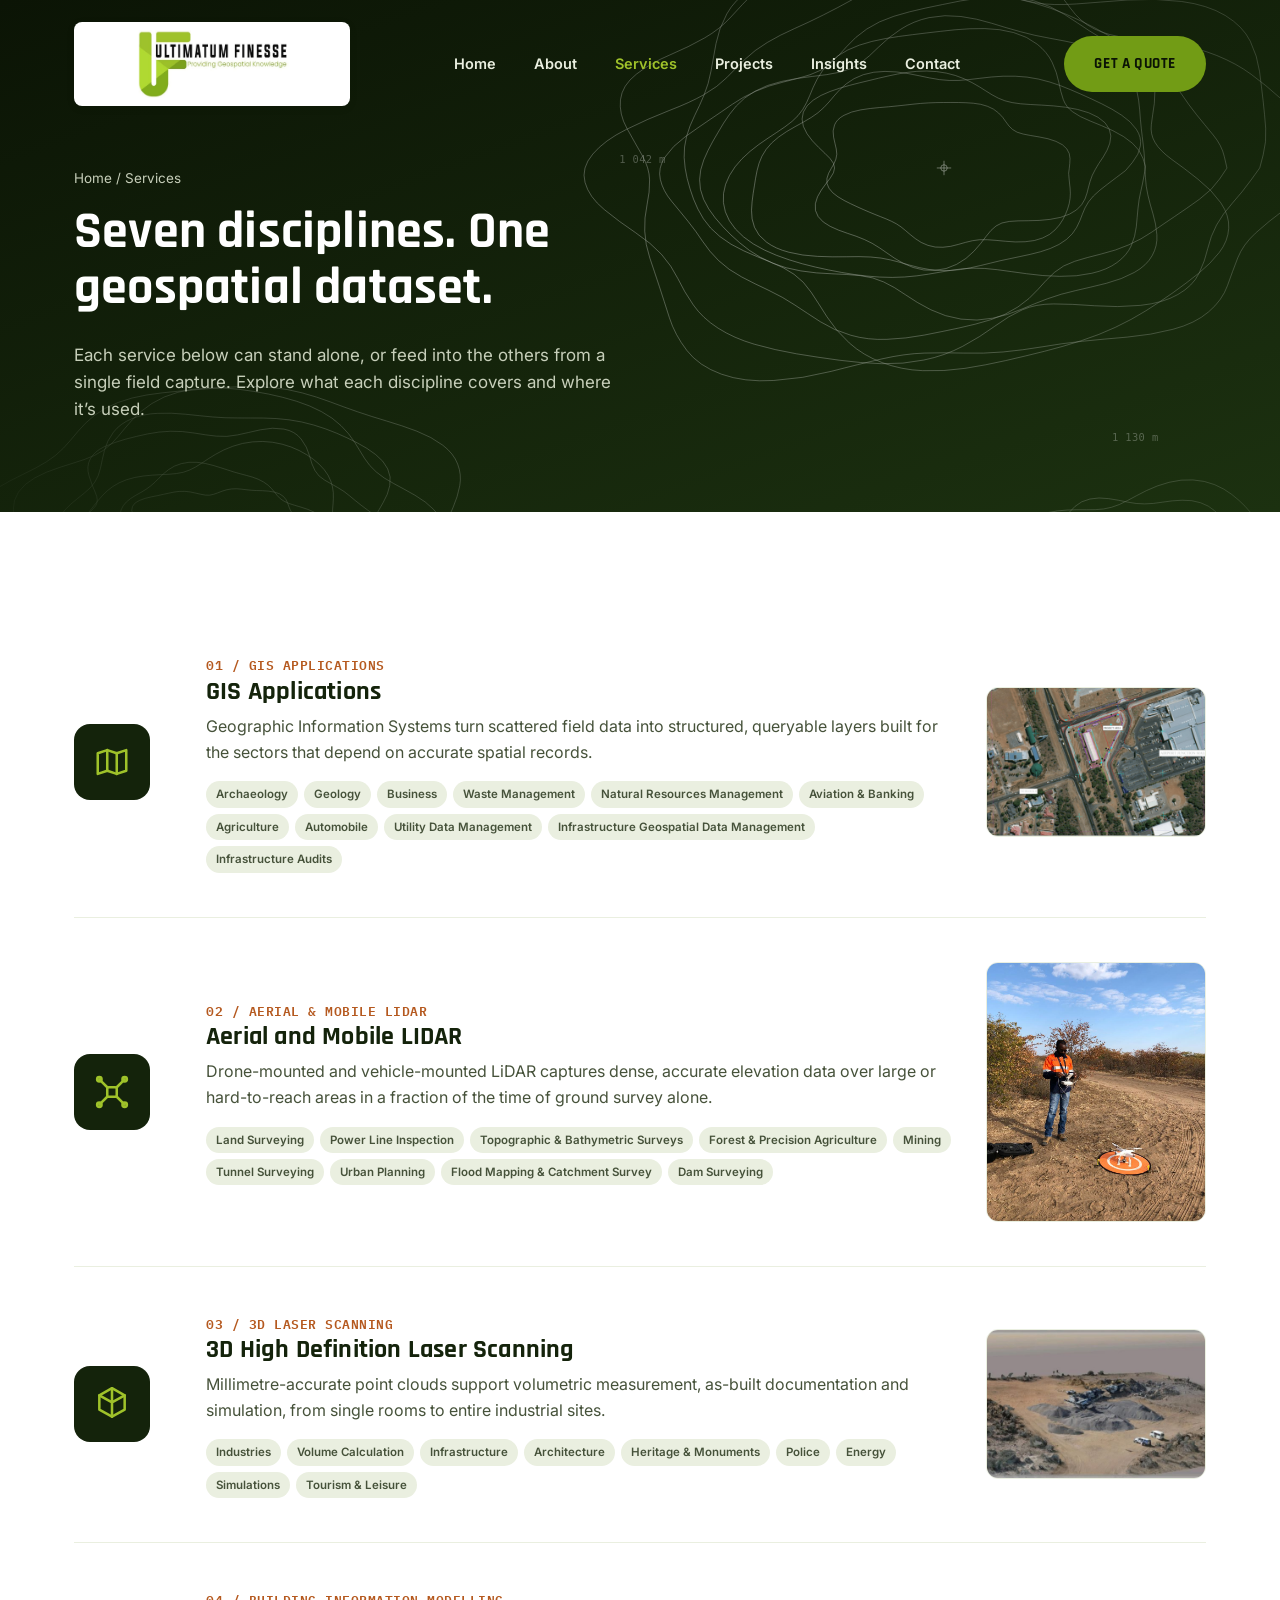
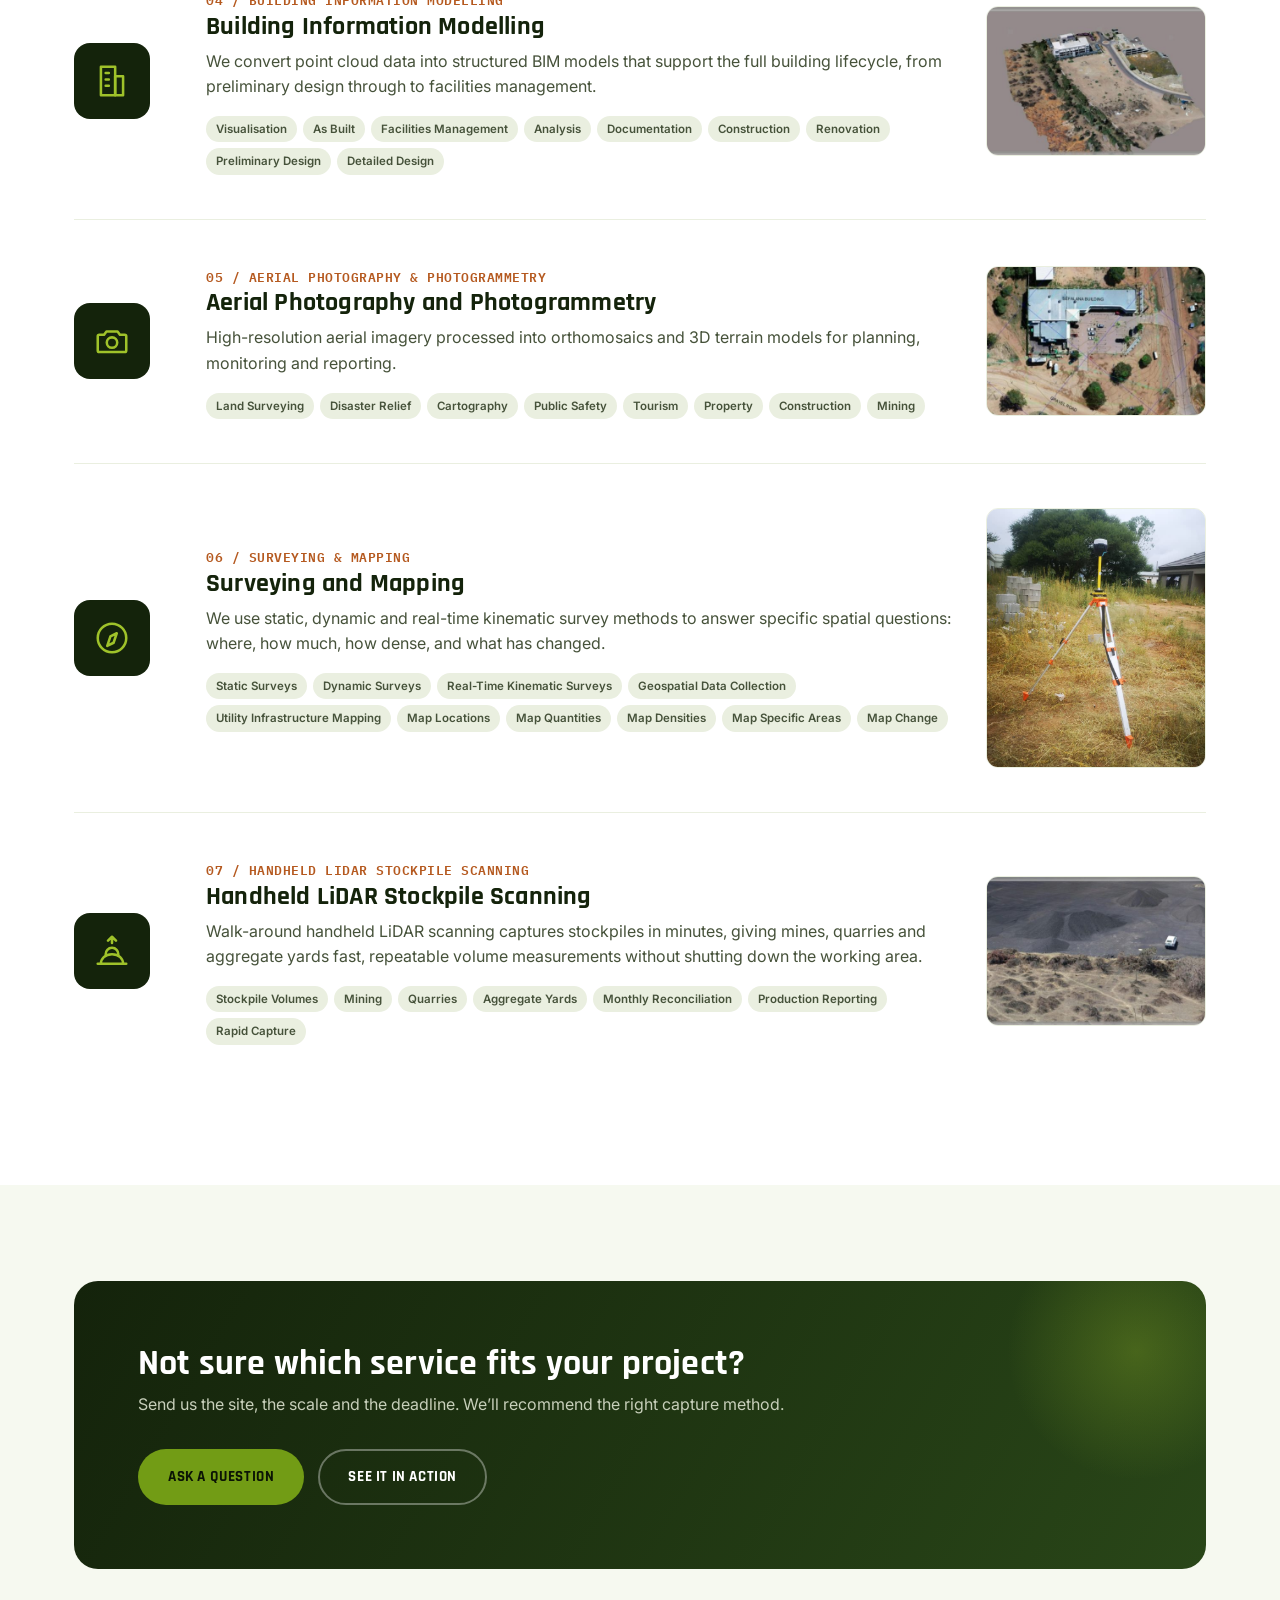
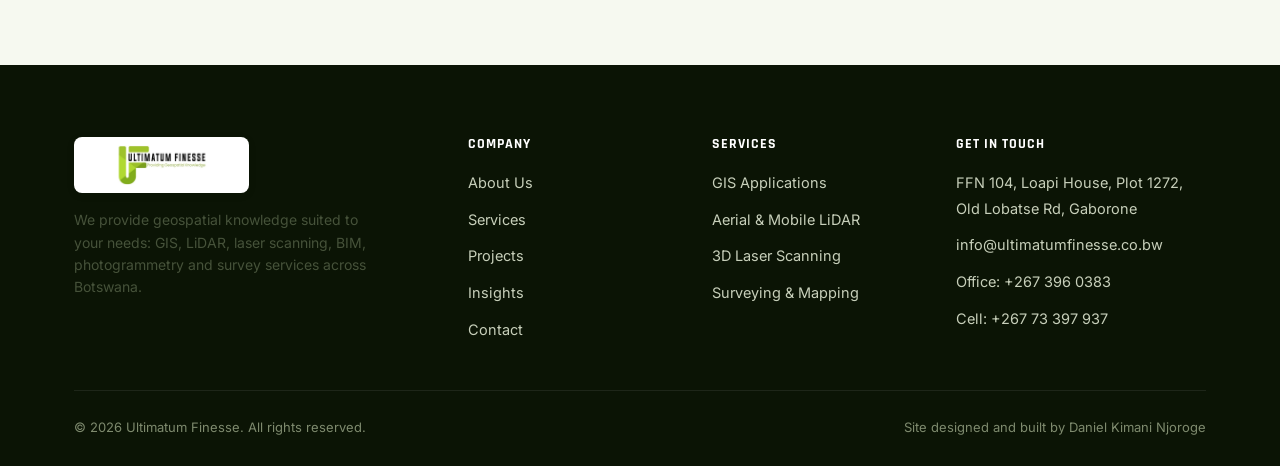
<file: services.html>
<!DOCTYPE html>
<html lang="en">
<head>
<meta charset="UTF-8">
<meta name="viewport" content="width=device-width, initial-scale=1">
<link rel="icon" href="assets/logo-mark.jpg" type="image/jpeg">
<title>Services | Ultimatum Finesse</title>
<meta name="description" content="GIS applications, aerial &amp; mobile LiDAR, 3D laser scanning, BIM, aerial photography and surveying &amp; mapping services from Ultimatum Finesse.">
<link rel="preconnect" href="https://fonts.googleapis.com">
<link rel="preconnect" href="https://fonts.gstatic.com" crossorigin>
<link href="https://fonts.googleapis.com/css2?family=Rajdhani:wght@600;700&family=Inter:wght@400;500;600;700&family=IBM+Plex+Mono:wght@500;600;700&display=swap" rel="stylesheet">
<link rel="stylesheet" href="css/style.css">
</head>
<body>

<a class="skip-link" href="#main">Skip to content</a>

<header class="site-header">
  <div class="container">
    <a href="index.html" class="brand">
      <span class="brand-logo-badge"><img src="assets/logo-full.jpg" width="1200" height="335" alt="Ultimatum Finesse: Providing Geospatial Knowledge"></span>
    </a>
    <nav class="main-nav">
      <ul>
        <li><a href="index.html">Home</a></li>
        <li><a href="about.html">About</a></li>
        <li><a href="services.html" class="active">Services</a></li>
        <li><a href="projects.html">Projects</a></li>
        <li><a href="insights.html">Insights</a></li>
        <li><a href="contact.html">Contact</a></li>
      </ul>
    </nav>
    <div class="header-actions">
      <a href="contact.html" class="btn btn-primary">Get a Quote</a>
      <button class="nav-toggle" aria-label="Toggle menu"><span></span></button>
    </div>
  </div>
</header>

<main id="main">

<section class="page-hero">
  <div class="container">
    <div class="breadcrumb"><a href="index.html">Home</a> / Services</div>
    <h1>Seven disciplines. One geospatial dataset.</h1>
    <p>Each service below can stand alone, or feed into the others from a single field capture. Explore what each discipline covers and where it’s used.</p>
  </div>
</section>

<section class="section">
  <div class="container">

    <div class="service-detail reveal" id="gis">
      <div class="service-detail-icon"><svg viewBox="0 0 24 24" fill="none" stroke="currentColor" stroke-width="1.6" stroke-linecap="round" stroke-linejoin="round"><path d="M3 6.5l6-2 6 2 6-2v13l-6 2-6-2-6 2z"/><path d="M9 4.5v13M15 6.5v13"/></svg></div>
      <div>
        <span class="index-no">01 / GIS APPLICATIONS</span>
        <h3>GIS Applications</h3>
        <p>Geographic Information Systems turn scattered field data into structured, queryable layers built for the sectors that depend on accurate spatial records.</p>
        <div class="tag-row">
          <span class="tag">Archaeology</span><span class="tag">Geology</span><span class="tag">Business</span>
          <span class="tag">Waste Management</span><span class="tag">Natural Resources Management</span>
          <span class="tag">Aviation &amp; Banking</span><span class="tag">Agriculture</span><span class="tag">Automobile</span>
          <span class="tag">Utility Data Management</span><span class="tag">Infrastructure Geospatial Data Management</span>
          <span class="tag">Infrastructure Audits</span>
        </div>
      </div>
      <div class="service-detail-photo"><img src="assets/bim-diagram.png" width="600" height="350" loading="lazy" alt="Annotated GIS project boundary map, Gaborone"></div>
    </div>

    <div class="service-detail reveal" id="lidar">
      <div class="service-detail-icon"><svg viewBox="0 0 24 24" fill="none" stroke="currentColor" stroke-width="1.6" stroke-linecap="round" stroke-linejoin="round"><rect x="9" y="9" width="6" height="6" rx="1"/><path d="M9 9L4 4M15 9l5-5M9 15l-5 5M15 15l5 5"/><circle cx="4" cy="4" r="1.4"/><circle cx="20" cy="4" r="1.4"/><circle cx="4" cy="20" r="1.4"/><circle cx="20" cy="20" r="1.4"/></svg></div>
      <div>
        <span class="index-no">02 / AERIAL &amp; MOBILE LIDAR</span>
        <h3>Aerial and Mobile LIDAR</h3>
        <p>Drone-mounted and vehicle-mounted LiDAR captures dense, accurate elevation data over large or hard-to-reach areas in a fraction of the time of ground survey alone.</p>
        <div class="tag-row">
          <span class="tag">Land Surveying</span><span class="tag">Power Line Inspection</span>
          <span class="tag">Topographic &amp; Bathymetric Surveys</span><span class="tag">Forest &amp; Precision Agriculture</span>
          <span class="tag">Mining</span><span class="tag">Tunnel Surveying</span><span class="tag">Urban Planning</span>
          <span class="tag">Flood Mapping &amp; Catchment Survey</span><span class="tag">Dam Surveying</span>
        </div>
      </div>
      <div class="service-detail-photo is-portrait"><img src="assets/drone-services.jpg" width="810" height="1080" loading="lazy" alt="Ultimatum Finesse technician launching a survey drone"></div>
    </div>

    <div class="service-detail reveal" id="scan3d">
      <div class="service-detail-icon"><svg viewBox="0 0 24 24" fill="none" stroke="currentColor" stroke-width="1.6" stroke-linecap="round" stroke-linejoin="round"><path d="M12 2l8 4.5v9L12 20l-8-4.5v-9z"/><path d="M12 2v18M4 6.5l8 4.5 8-4.5"/></svg></div>
      <div>
        <span class="index-no">03 / 3D LASER SCANNING</span>
        <h3>3D High Definition Laser Scanning</h3>
        <p>Millimetre-accurate point clouds support volumetric measurement, as-built documentation and simulation, from single rooms to entire industrial sites.</p>
        <div class="tag-row">
          <span class="tag">Industries</span><span class="tag">Volume Calculation</span><span class="tag">Infrastructure</span>
          <span class="tag">Architecture</span><span class="tag">Heritage &amp; Monuments</span><span class="tag">Police</span>
          <span class="tag">Energy</span><span class="tag">Simulations</span><span class="tag">Tourism &amp; Leisure</span>
        </div>
      </div>
      <div class="service-detail-photo"><img src="assets/survey-1.jpg" width="600" height="350" loading="lazy" alt="3D point cloud reconstruction of a stockpile site"></div>
    </div>

    <div class="service-detail reveal" id="bim">
      <div class="service-detail-icon"><svg viewBox="0 0 24 24" fill="none" stroke="currentColor" stroke-width="1.6" stroke-linecap="round" stroke-linejoin="round"><rect x="5" y="3" width="9" height="18"/><rect x="14" y="9" width="5" height="12"/><path d="M8 7h2M8 11h2M8 15h2"/></svg></div>
      <div>
        <span class="index-no">04 / BUILDING INFORMATION MODELLING</span>
        <h3>Building Information Modelling</h3>
        <p>We convert point cloud data into structured BIM models that support the full building lifecycle, from preliminary design through to facilities management.</p>
        <div class="tag-row">
          <span class="tag">Visualisation</span><span class="tag">As Built</span><span class="tag">Facilities Management</span>
          <span class="tag">Analysis</span><span class="tag">Documentation</span><span class="tag">Construction</span>
          <span class="tag">Renovation</span><span class="tag">Preliminary Design</span><span class="tag">Detailed Design</span>
        </div>
      </div>
      <div class="service-detail-photo"><img src="assets/survey-4.jpg" width="600" height="350" loading="lazy" alt="3D as-built building reconstruction model"></div>
    </div>

    <div class="service-detail reveal" id="photo">
      <div class="service-detail-icon"><svg viewBox="0 0 24 24" fill="none" stroke="currentColor" stroke-width="1.6" stroke-linecap="round" stroke-linejoin="round"><path d="M4 8h3l1.5-2h7L17 8h3a1 1 0 0 1 1 1v9a1 1 0 0 1-1 1H4a1 1 0 0 1-1-1V9a1 1 0 0 1 1-1z"/><circle cx="12" cy="13" r="3.3"/></svg></div>
      <div>
        <span class="index-no">05 / AERIAL PHOTOGRAPHY &amp; PHOTOGRAMMETRY</span>
        <h3>Aerial Photography and Photogrammetry</h3>
        <p>High-resolution aerial imagery processed into orthomosaics and 3D terrain models for planning, monitoring and reporting.</p>
        <div class="tag-row">
          <span class="tag">Land Surveying</span><span class="tag">Disaster Relief</span><span class="tag">Cartography</span>
          <span class="tag">Public Safety</span><span class="tag">Tourism</span><span class="tag">Property</span>
          <span class="tag">Construction</span><span class="tag">Mining</span>
        </div>
      </div>
      <div class="service-detail-photo"><img src="assets/aerial-imagery.jpg" width="600" height="350" loading="lazy" alt="Ortho-rectified aerial photograph of a commercial building"></div>
    </div>

    <div class="service-detail reveal" id="survey">
      <div class="service-detail-icon"><svg viewBox="0 0 24 24" fill="none" stroke="currentColor" stroke-width="1.6" stroke-linecap="round" stroke-linejoin="round"><circle cx="12" cy="12" r="9"/><path d="M15 9l-2 6-4 2 2-6z"/></svg></div>
      <div>
        <span class="index-no">06 / SURVEYING &amp; MAPPING</span>
        <h3>Surveying and Mapping</h3>
        <p>We use static, dynamic and real-time kinematic survey methods to answer specific spatial questions: where, how much, how dense, and what has changed.</p>
        <div class="tag-row">
          <span class="tag">Static Surveys</span><span class="tag">Dynamic Surveys</span><span class="tag">Real-Time Kinematic Surveys</span>
          <span class="tag">Geospatial Data Collection</span><span class="tag">Utility Infrastructure Mapping</span>
          <span class="tag">Map Locations</span><span class="tag">Map Quantities</span><span class="tag">Map Densities</span>
          <span class="tag">Map Specific Areas</span><span class="tag">Map Change</span>
        </div>
      </div>
      <div class="service-detail-photo is-portrait"><img src="assets/gps-surveying.jpg" width="684" height="912" loading="lazy" alt="RTK GPS rover survey on a construction site"></div>
    </div>

    <div class="service-detail reveal" id="stockpile">
      <div class="service-detail-icon"><svg viewBox="0 0 24 24" fill="none" stroke="currentColor" stroke-width="1.6" stroke-linecap="round" stroke-linejoin="round"><path d="M3 20h18"/><path d="M5 20c0-3 2.5-6 7-6s7 3 7 6"/><path d="M8 14c0-2 1.5-4 4-4s4 2 4 4"/><path d="M12 3v4M9.5 5.5L12 3l2.5 2.5"/></svg></div>
      <div>
        <span class="index-no">07 / HANDHELD LIDAR STOCKPILE SCANNING</span>
        <h3>Handheld LiDAR Stockpile Scanning</h3>
        <p>Walk-around handheld LiDAR scanning captures stockpiles in minutes, giving mines, quarries and aggregate yards fast, repeatable volume measurements without shutting down the working area.</p>
        <div class="tag-row">
          <span class="tag">Stockpile Volumes</span><span class="tag">Mining</span><span class="tag">Quarries</span>
          <span class="tag">Aggregate Yards</span><span class="tag">Monthly Reconciliation</span>
          <span class="tag">Production Reporting</span><span class="tag">Rapid Capture</span>
        </div>
      </div>
      <div class="service-detail-photo"><img src="assets/survey-2.jpg" width="600" height="350" loading="lazy" alt="Point cloud of stockpiles captured for volume calculation"></div>
    </div>

  </div>
</section>

<section class="section section--alt">
  <div class="container">
    <div class="cta-band reveal" style="background:linear-gradient(120deg, var(--navy-900), var(--navy-700));">
      <div>
        <h2>Not sure which service fits your project?</h2>
        <p>Send us the site, the scale and the deadline. We’ll recommend the right capture method.</p>
      </div>
      <div class="cta-band-actions">
        <a href="contact.html" class="btn btn-primary">Ask a Question</a>
        <a href="projects.html" class="btn btn-outline">See It In Action</a>
      </div>
    </div>
  </div>
</section>

</main>

<footer class="site-footer">
  <div class="container">
    <div class="footer-grid">
      <div class="footer-brand">
        <a href="index.html" class="brand" style="margin-bottom:16px;">
          <span class="brand-logo-badge"><img src="assets/logo-full.jpg" width="1200" height="335" alt="Ultimatum Finesse: Providing Geospatial Knowledge"></span>
        </a>
        <p>We provide geospatial knowledge suited to your needs: GIS, LiDAR, laser scanning, BIM, photogrammetry and survey services across Botswana.</p>
      </div>
      <div class="footer-col">
        <h4>Company</h4>
        <ul>
          <li><a href="about.html">About Us</a></li>
          <li><a href="services.html">Services</a></li>
          <li><a href="projects.html">Projects</a></li>
          <li><a href="insights.html">Insights</a></li>
          <li><a href="contact.html">Contact</a></li>
        </ul>
      </div>
      <div class="footer-col">
        <h4>Services</h4>
        <ul>
          <li><a href="services.html#gis">GIS Applications</a></li>
          <li><a href="services.html#lidar">Aerial &amp; Mobile LiDAR</a></li>
          <li><a href="services.html#scan3d">3D Laser Scanning</a></li>
          <li><a href="services.html#survey">Surveying &amp; Mapping</a></li>
        </ul>
      </div>
      <div class="footer-col">
        <h4>Get in Touch</h4>
        <ul>
          <li><a href="https://www.google.com/maps/dir/?api=1&destination=-24.6721551,25.9063727" target="_blank" rel="noopener">FFN 104, Loapi House, Plot 1272,<br>Old Lobatse Rd, Gaborone</a></li>
          <li><a href="mailto:info@ultimatumfinesse.co.bw">info@ultimatumfinesse.co.bw</a></li>
          <li><a href="tel:+2673960383">Office: +267 396 0383</a></li>
          <li><a href="tel:+26773397937">Cell: +267 73 397 937</a></li>
        </ul>
      </div>
    </div>
    <div class="footer-bottom">
      <span>&copy; 2026 Ultimatum Finesse. All rights reserved.</span>
      <span>Site designed and built by Daniel Kimani Njoroge</span>
    </div>
  </div>
</footer>

<script src="js/main.js"></script>
</body>
</html>
</file>
<file: css/style.css>
/* ============================================================
   Ultimatum Finesse
   Design system: green / white brand palette, Rajdhani + Inter
   ============================================================ */

:root {
  /* Brand palette: greens sampled from the Ultimatum Finesse logo
     (#81ad1c / #9fc22a / #b0d932) on a white base. Token names kept
     from the first iteration so components don't need re-wiring. */
  --navy-950: #0b1405;
  --navy-900: #14230b;
  --navy-800: #1c3110;
  --navy-700: #294618;
  --navy-600: #375c21;
  --emerald-500: #729c15;
  --emerald-400: #9fc22a;
  --emerald-300: #cfe873;
  --slate-50: #f6f9f0;
  --slate-100: #eaefe0;
  --slate-300: #c7cfba;
  --slate-500: #7e8a6e;
  --slate-700: #46523a;
  --white: #ffffff;

  /* Warm accent sampled from Kalahari sand / sunset over the Okavango --
     used only for survey-annotation details (index marks, benchmarks,
     timeline years), never for primary UI, so it reads as a deliberate
     second voice rather than a competing brand color. */
  --terracotta-500: #b5591f;
  --terracotta-400: #d97b3f;

  --font-display: "Rajdhani", sans-serif;
  --font-body: "Inter", sans-serif;
  --font-mono: "IBM Plex Mono", ui-monospace, "SFMono-Regular", Menlo, monospace;

  --shadow-sm: 0 2px 8px rgba(11, 20, 5, 0.08);
  --shadow-md: 0 8px 30px rgba(11, 20, 5, 0.12);
  --shadow-lg: 0 20px 60px rgba(11, 20, 5, 0.22);

  --radius: 14px;
  --container: 1180px;

  /* Spacing scale: one source of truth for section rhythm and gaps */
  --space-1: 8px;
  --space-2: 12px;
  --space-3: 16px;
  --space-4: 24px;
  --space-5: 32px;
  --space-6: 48px;
  --space-7: 64px;
  --space-8: 96px;
}

@media (prefers-reduced-motion: reduce) {
  *, *::before, *::after {
    animation-duration: 0.001ms !important;
    animation-iteration-count: 1 !important;
    transition-duration: 0.001ms !important;
    scroll-behavior: auto !important;
  }
}

:focus-visible {
  outline: 2px solid var(--emerald-400);
  outline-offset: 2px;
}
a:focus-visible, button:focus-visible {
  border-radius: 4px;
}

* { box-sizing: border-box; }

.skip-link {
  position: absolute;
  top: -100px;
  left: 16px;
  z-index: 2000;
  background: var(--emerald-500);
  color: var(--navy-950);
  font-family: var(--font-display);
  font-weight: 700;
  padding: 12px 20px;
  border-radius: 8px;
  transition: top 0.2s ease;
}
.skip-link:focus { top: 16px; }
html { scroll-behavior: smooth; -webkit-tap-highlight-color: rgba(129, 173, 28, 0.25); overflow-x: hidden; }
h1, h2, h3, h4 { text-wrap: balance; }
[id] { scroll-margin-top: 110px; }

body {
  margin: 0;
  font-family: var(--font-body);
  color: var(--navy-900);
  background: var(--white);
  line-height: 1.6;
  -webkit-font-smoothing: antialiased;
  overflow-x: hidden;
}

h1, h2, h3, h4, .display {
  font-family: var(--font-display);
  font-weight: 700;
  line-height: 1.08;
  margin: 0 0 0.5em;
  letter-spacing: 0.2px;
}

p { margin: 0 0 1em; color: var(--slate-700); }
a { color: inherit; text-decoration: none; }
img { max-width: 100%; display: block; }
ul { padding: 0; margin: 0; list-style: none; }
button { font-family: inherit; cursor: pointer; }

.container {
  width: 100%;
  max-width: var(--container);
  margin: 0 auto;
  padding: 0 24px;
}

.eyebrow {
  display: inline-flex;
  align-items: center;
  gap: 10px;
  font-family: var(--font-mono);
  font-weight: 600;
  font-size: 12.5px;
  letter-spacing: 2px;
  text-transform: uppercase;
  color: var(--emerald-500);
  margin-bottom: 14px;
}
/* Benchmark mark: a small survey-crosshair, standing in for the generic
   dash/rule most sites use ahead of an eyebrow label. */
.eyebrow::before {
  content: "";
  width: 14px;
  height: 14px;
  flex-shrink: 0;
  color: var(--terracotta-500);
  background:
    linear-gradient(currentColor, currentColor) center / 100% 1.5px no-repeat,
    linear-gradient(currentColor, currentColor) center / 1.5px 100% no-repeat,
    radial-gradient(circle, transparent 3.5px, currentColor 4px, currentColor 4.6px, transparent 5px);
  display: inline-block;
}
.section--dark .eyebrow::before, .hero .eyebrow::before, .page-hero .eyebrow::before {
  color: var(--terracotta-400);
}

.section {
  padding: 96px 0;
}
.section--tight { padding: 64px 0; }
.section--dark {
  background: var(--navy-900);
  color: var(--slate-100);
}
.section--dark p { color: var(--slate-300); }
.section--alt { background: var(--slate-50); }

.section-head {
  max-width: 640px;
  margin-bottom: 56px;
}
.section-head.center { margin-left: auto; margin-right: auto; text-align: center; }
.section-head h2 { font-size: clamp(30px, 3.6vw, 44px); }

/* Buttons */
.btn {
  display: inline-flex;
  align-items: center;
  gap: 10px;
  padding: 14px 28px;
  border-radius: 999px;
  font-family: var(--font-display);
  font-weight: 700;
  font-size: 15px;
  letter-spacing: 0.6px;
  text-transform: uppercase;
  border: 2px solid transparent;
  transition: background-color 0.25s ease, border-color 0.25s ease, color 0.25s ease, transform 0.25s ease, box-shadow 0.25s ease;
  white-space: nowrap;
  touch-action: manipulation;
}
.btn-primary {
  background: var(--emerald-500);
  color: var(--navy-950);
}
.btn-primary:hover { background: var(--emerald-400); transform: translateY(-2px); box-shadow: var(--shadow-md); }
.btn-outline {
  border-color: rgba(255,255,255,0.35);
  color: var(--white);
}
.btn-outline:hover { border-color: var(--emerald-400); color: var(--emerald-400); }
.btn-dark {
  border-color: var(--navy-900);
  color: var(--navy-900);
}
.btn-dark:hover { background: var(--navy-900); color: var(--white); }
.btn-block { width: 100%; justify-content: center; }
.btn:disabled { opacity: 0.7; cursor: not-allowed; transform: none; }
.btn svg { width: 18px; height: 18px; }

/* ============ HEADER ============ */
.site-header {
  position: fixed;
  top: 0;
  left: 0;
  right: 0;
  z-index: 1000;
  padding: 22px 0;
  transition: background-color 0.3s ease, padding 0.3s ease, box-shadow 0.3s ease;
}
.site-header.is-scrolled {
  background: rgba(20, 35, 11, 0.92);
  backdrop-filter: blur(10px);
  padding: 14px 0;
  box-shadow: 0 4px 24px rgba(0,0,0,0.18);
}
.site-header .container {
  display: flex;
  align-items: center;
  justify-content: space-between;
}
.brand {
  display: flex;
  align-items: center;
  gap: 12px;
  font-family: var(--font-display);
  color: var(--white);
  font-size: 22px;
  font-weight: 700;
  letter-spacing: 0.5px;
}
.brand-mark {
  width: 42px;
  height: 42px;
  border-radius: 10px;
  background: linear-gradient(135deg, var(--emerald-400), var(--navy-700));
  display: flex;
  align-items: center;
  justify-content: center;
}
.brand-mark svg { width: 24px; height: 24px; }
.brand-logo-badge {
  background: var(--white);
  border-radius: 8px;
  padding: 8px 16px;
  display: flex;
  align-items: center;
  box-shadow: var(--shadow-sm);
}
.brand-logo-badge img { height: 68px; width: auto; display: block; }
.footer-brand .brand-logo-badge img { height: 40px; }
.brand span.sub {
  display: block;
  font-family: var(--font-body);
  font-weight: 500;
  font-size: 10.5px;
  letter-spacing: 1.6px;
  text-transform: uppercase;
  color: var(--emerald-300);
}

.main-nav ul { display: flex; gap: 6px; align-items: center; }
.main-nav a {
  color: var(--slate-100);
  font-weight: 600;
  font-size: 14.5px;
  padding: 10px 16px;
  border-radius: 8px;
  transition: color 0.2s, background 0.2s;
}
.main-nav a:hover { color: var(--emerald-400); background: rgba(255,255,255,0.06); }
.main-nav a.active { color: var(--emerald-400); }

.header-actions { display: flex; align-items: center; gap: 18px; }
.nav-toggle {
  display: none;
  background: none;
  border: none;
  width: 40px;
  height: 40px;
  position: relative;
}
.nav-toggle span, .nav-toggle::before, .nav-toggle::after {
  content: "";
  position: absolute;
  left: 9px;
  right: 9px;
  height: 2px;
  background: var(--white);
  transition: 0.25s ease;
}
.nav-toggle::before { top: 13px; }
.nav-toggle span { top: 19px; }
.nav-toggle::after { top: 25px; }
.nav-toggle.is-open::before { top: 19px; transform: rotate(45deg); }
.nav-toggle.is-open::after { top: 19px; transform: rotate(-45deg); }
.nav-toggle.is-open span { opacity: 0; }

/* ============ HERO ============ */
.hero {
  position: relative;
  min-height: 100vh;
  display: flex;
  align-items: center;
  /* Fallback background: shown until js/hero-terrain.js's WebGL canvas
     takes over, and permanently on narrow/no-WebGL/reduced-motion cases
     that skip the render loop -- in Botswana's own flag blue rather than
     the brand navy, so the fallback still reads as the same idea. */
  background: linear-gradient(160deg, #0d1720 0%, #17324c 55%, #204866 100%);
  color: var(--white);
  overflow: hidden;
  padding-top: 120px;
}
/* Live 3D terrain, coloured in the flag's black/blue/white -- see
   js/hero-terrain.js. Sits behind everything else in the hero. */
#hero-3d {
  position: absolute;
  inset: 0;
  width: 100%;
  height: 100%;
  display: block;
  z-index: 0;
}
/* Scrim: keeps hero text legible over the terrain no matter what's
   rendered underneath -- darkest on the text side (left column). */
.hero::before {
  content: "";
  position: absolute;
  inset: 0;
  z-index: 1;
  background: linear-gradient(100deg, rgba(6,10,6,0.82) 0%, rgba(6,10,6,0.55) 42%, rgba(6,10,6,0.22) 75%, rgba(6,10,6,0.35) 100%);
  pointer-events: none;
}
.hero-grid {
  position: relative;
  z-index: 2;
  display: grid;
  grid-template-columns: 1.1fr 0.9fr;
  gap: 48px;
  align-items: center;
  padding-bottom: 64px;
}
.hero h1 {
  font-size: clamp(38px, 5.2vw, 68px);
  margin-bottom: 22px;
}
.hero h1 .accent { color: var(--emerald-400); }
.hero-lede {
  font-size: 18px;
  color: var(--slate-300);
  max-width: 520px;
  margin-bottom: 34px;
}
.hero-actions { display: flex; gap: 16px; flex-wrap: wrap; margin-bottom: 44px; }
.hero-badges { display: flex; gap: 28px; flex-wrap: wrap; }
.hero-badge { display: flex; align-items: center; gap: 10px; font-size: 13.5px; color: var(--slate-300); }
.hero-badge svg { width: 20px; height: 20px; color: var(--emerald-400); flex-shrink: 0; }

.hero-panel {
  position: relative;
  border-radius: 20px;
  overflow: hidden;
  border: 1px solid rgba(255,255,255,0.12);
  box-shadow: var(--shadow-lg);
  background: var(--navy-800);
}
.hero-panel .map-embed { height: 460px; }
.hero-panel-tag {
  position: absolute;
  top: 16px;
  left: 16px;
  z-index: 500;
  background: rgba(11,20,5,0.78);
  backdrop-filter: blur(6px);
  color: var(--white);
  font-family: var(--font-display);
  font-weight: 700;
  font-size: 12.5px;
  letter-spacing: 1.2px;
  text-transform: uppercase;
  padding: 8px 14px;
  border-radius: 999px;
  display: flex;
  align-items: center;
  gap: 8px;
}
.pulse-dot {
  width: 8px; height: 8px; border-radius: 50%; background: var(--emerald-400);
  box-shadow: 0 0 0 0 rgba(176,217,50,0.7);
  animation: pulse 1.8s infinite;
}
/* Coordinate readout, styled like a GIS viewport's cursor-position overlay --
   real numbers (Gaborone HQ), not a decorative flourish. */
.hero-panel-coords {
  position: absolute;
  bottom: 16px;
  left: 16px;
  z-index: 500;
  background: rgba(11,20,5,0.78);
  backdrop-filter: blur(6px);
  color: var(--slate-100);
  font-family: var(--font-mono);
  font-size: 11.5px;
  letter-spacing: 0.3px;
  padding: 7px 12px;
  border-radius: 8px;
  border: 1px solid rgba(255,255,255,0.1);
}
.hero-panel-coords .deg { color: var(--terracotta-400); }
@keyframes pulse {
  0% { box-shadow: 0 0 0 0 rgba(176,217,50,0.6); }
  70% { box-shadow: 0 0 0 10px rgba(176,217,50,0); }
  100% { box-shadow: 0 0 0 0 rgba(176,217,50,0); }
}

/* ============ STATS ============ */
.stats-bar {
  background: var(--navy-800);
  border-top: 1px solid rgba(255,255,255,0.08);
  color: var(--white);
}
.stats-grid {
  display: grid;
  grid-template-columns: repeat(4, 1fr);
  gap: 24px;
  padding: 44px 0;
}
.stat { text-align: center; }
.stat-num {
  font-family: var(--font-mono);
  font-size: clamp(28px, 3.6vw, 40px);
  font-weight: 600;
  color: var(--emerald-400);
  font-variant-numeric: tabular-nums;
}
.stat-label {
  font-size: 13px;
  letter-spacing: 0.8px;
  text-transform: uppercase;
  color: var(--slate-300);
  font-weight: 600;
}

/* ============ SERVICES GRID ============ */
.services-grid {
  display: grid;
  grid-template-columns: repeat(3, 1fr);
  gap: 26px;
}
.service-card {
  background: var(--white);
  border: 1px solid var(--slate-100);
  border-radius: var(--radius);
  padding: 32px 28px;
  transition: transform 0.25s ease, box-shadow 0.25s ease, border-color 0.25s ease;
}
.service-card:hover {
  transform: translateY(-6px);
  box-shadow: var(--shadow-md);
  border-color: transparent;
}
.service-icon {
  width: 54px;
  height: 54px;
  border-radius: 12px;
  background: linear-gradient(135deg, var(--navy-900), var(--navy-700));
  display: flex;
  align-items: center;
  justify-content: center;
  margin-bottom: 20px;
}
.service-icon svg { width: 28px; height: 28px; color: var(--emerald-400); }
.service-card h3 { font-size: 21px; margin-bottom: 10px; }
.service-card p { font-size: 14.5px; margin-bottom: 14px; }

/* Photo variant, used on the homepage service grid */
.service-card--photo { padding: 0; overflow: hidden; }
.service-card-photo { position: relative; height: 176px; }
.service-card-photo img { width: 100%; height: 100%; object-fit: cover; display: block; }
/* Keep the top third of this shot -- the GPS receiver unit itself,
   just under the sky -- rather than the cinder blocks lower in frame
   or the bare tripod legs/grass at the bottom. Plain object-position,
   same technique as every other card, so the crop style stays uniform
   across the row; a touch of sky is the trade-off for that. */
.service-card-photo.photo-focus-low img { object-position: center top; }
.service-card-photo .service-icon {
  position: absolute;
  bottom: -22px;
  left: 24px;
  margin-bottom: 0;
  border: 3px solid var(--white);
  box-shadow: var(--shadow-md);
}
.service-card-body { padding: 40px 24px 26px; }
.service-card-body h3 { font-size: 20px; margin-bottom: 8px; }
.service-card-body p { font-size: 14px; margin-bottom: 12px; }
.tag-row { display: flex; flex-wrap: wrap; gap: 6px; }
.tag {
  font-size: 11.5px;
  font-weight: 600;
  padding: 4px 10px;
  border-radius: 999px;
  background: var(--slate-100);
  color: var(--slate-700);
}
.service-link {
  display: inline-flex;
  align-items: center;
  gap: 6px;
  margin-top: 16px;
  font-family: var(--font-display);
  font-weight: 700;
  font-size: 13.5px;
  letter-spacing: 0.6px;
  text-transform: uppercase;
  color: var(--navy-900);
}
.service-card:hover .service-link { color: var(--emerald-500); }
.service-link svg { width: 15px; height: 15px; transition: transform 0.2s; }
.service-card:hover .service-link svg { transform: translateX(4px); }

/* Detailed service rows (services.html) */
.service-detail {
  display: grid;
  grid-template-columns: 100px 1fr 220px;
  gap: 32px;
  padding: 44px 0;
  border-bottom: 1px solid var(--slate-100);
  align-items: center;
}
.service-detail:last-child { border-bottom: none; }
.service-detail-icon {
  width: 76px;
  height: 76px;
  border-radius: 16px;
  background: var(--navy-900);
  display: flex;
  align-items: center;
  justify-content: center;
}
.service-detail-icon svg { width: 38px; height: 38px; color: var(--emerald-400); }
.service-detail-photo {
  height: 150px;
  border-radius: 12px;
  overflow: hidden;
  border: 1px solid var(--slate-100);
}
.service-detail-photo img { width: 100%; height: 100%; object-fit: cover; display: block; }
/* Portrait-orientation service photos (survey tripod, drone operator): give them a
   taller, portrait-friendly frame and a focal point so the subject isn't cropped. */
.service-detail-photo.is-portrait { height: 260px; }
.service-detail-photo.is-portrait img { object-position: center 45%; }
.service-detail h3 { font-size: 26px; margin-bottom: 8px; }
.service-detail .index-no {
  font-family: var(--font-mono);
  font-size: 12.5px;
  color: var(--terracotta-500);
  font-weight: 600;
  letter-spacing: 0.5px;
}

/* ============ CLIENTS ============ */
.clients-strip {
  display: flex;
  flex-wrap: wrap;
  gap: 14px;
  justify-content: center;
}
.client-chip {
  padding: 14px 26px;
  border-radius: 999px;
  background: var(--white);
  border: 1px solid var(--slate-100);
  font-family: var(--font-display);
  font-weight: 700;
  letter-spacing: 0.5px;
  color: var(--navy-700);
  font-size: 15px;
  cursor: default;
  transition: border-color 0.2s ease, box-shadow 0.2s ease;
}
.client-chip-wrap { position: relative; display: inline-block; }
.client-chip-wrap:hover .client-chip,
.client-chip-wrap:focus-within .client-chip {
  border-color: var(--emerald-400);
  box-shadow: var(--shadow-sm);
}
.chip-tooltip {
  position: absolute;
  bottom: calc(100% + 12px);
  left: 50%;
  transform: translateX(-50%) translateY(6px);
  width: 260px;
  max-width: 70vw;
  background: var(--navy-950);
  color: var(--slate-100);
  font-size: 13px;
  font-weight: 500;
  line-height: 1.55;
  text-align: left;
  padding: 14px 16px;
  border-radius: 10px;
  box-shadow: var(--shadow-lg);
  opacity: 0;
  visibility: hidden;
  pointer-events: none;
  transition: opacity 0.2s ease, transform 0.2s ease, visibility 0.2s;
  z-index: 60;
}
.chip-tooltip::after {
  content: "";
  position: absolute;
  top: 100%;
  left: 50%;
  transform: translateX(-50%);
  border: 7px solid transparent;
  border-top-color: var(--navy-950);
}
.client-chip-wrap:hover .chip-tooltip,
.client-chip-wrap:focus-within .chip-tooltip {
  opacity: 1;
  visibility: visible;
  pointer-events: auto;
  transform: translateX(-50%) translateY(0);
}
/* Auto-scrolling "trusted by" logo marquee */
.logo-marquee {
  overflow: hidden;
  width: 100%;
  -webkit-mask-image: linear-gradient(90deg, transparent, black 6%, black 94%, transparent);
  mask-image: linear-gradient(90deg, transparent, black 6%, black 94%, transparent);
}
.logo-track {
  display: flex;
  width: max-content;
  animation: logo-scroll 32s linear infinite;
}
.logo-marquee:hover .logo-track,
.logo-marquee:focus-within .logo-track {
  animation-play-state: paused;
}
.logo-track-group {
  display: flex;
  gap: 20px;
  flex-shrink: 0;
  padding-right: 20px;
}
@keyframes logo-scroll {
  from { transform: translateX(0); }
  to { transform: translateX(-50%); }
}
@media (prefers-reduced-motion: reduce) {
  .logo-track { animation: none; }
}
.logo-slide {
  display: flex;
  flex-direction: column;
  align-items: center;
  justify-content: center;
  gap: 14px;
  width: 230px;
  height: 160px;
  flex-shrink: 0;
  background: var(--white);
  border: 1px solid var(--slate-100);
  border-radius: var(--radius);
  padding: 22px 24px;
  transition: transform 0.25s ease, box-shadow 0.25s ease, border-color 0.25s ease;
}
.logo-slide:hover {
  transform: translateY(-4px);
  box-shadow: var(--shadow-md);
  border-color: transparent;
}
.logo-slide img {
  max-width: 100%;
  max-height: 60px;
  object-fit: contain;
}
.logo-slide-name {
  font-family: var(--font-display);
  font-weight: 700;
  font-size: 13.5px;
  letter-spacing: 0.3px;
  color: var(--slate-700);
  text-align: center;
}

/* ============ REAL PHOTOGRAPHY ============ */
.photo-frame {
  border-radius: var(--radius);
  overflow: hidden;
  border: 1px solid var(--slate-100);
  box-shadow: var(--shadow-sm);
  position: relative;
}
.photo-frame img {
  width: 100%;
  height: 100%;
  object-fit: cover;
  display: block;
}
.photo-caption {
  position: absolute;
  left: 0; right: 0; bottom: 0;
  padding: 14px 18px;
  background: linear-gradient(0deg, rgba(11,20,5,0.85), transparent);
  color: var(--white);
  font-size: 12.5px;
  font-weight: 600;
}

.about-photo-grid {
  display: grid;
  grid-template-columns: 1.1fr 0.9fr;
  gap: 16px;
  margin-top: 28px;
}
.about-photo-grid .photo-frame:first-child { grid-row: span 2; height: 100%; min-height: 340px; }
.about-photo-grid .photo-frame:last-child { height: 162px; }

.gallery-grid {
  display: grid;
  grid-template-columns: repeat(4, 1fr);
  gap: 18px;
}
.gallery-grid .photo-frame { aspect-ratio: 4 / 3; }

/* ============ PARTNER STORIES ============ */
.partner-stories-grid {
  display: grid;
  grid-template-columns: repeat(2, 1fr);
  gap: 24px;
}
.partner-story-card {
  background: var(--white);
  border: 1px solid var(--slate-100);
  border-radius: var(--radius);
  padding: 32px;
  display: flex;
  gap: 22px;
  transition: transform 0.25s ease, box-shadow 0.25s ease;
}
.partner-story-card:hover { transform: translateY(-4px); box-shadow: var(--shadow-md); }
.partner-story-logo {
  width: 84px;
  height: 84px;
  flex-shrink: 0;
  border-radius: 12px;
  border: 1px solid var(--slate-100);
  display: flex;
  align-items: center;
  justify-content: center;
  padding: 10px;
}
.partner-story-logo img { max-width: 100%; max-height: 100%; object-fit: contain; }
.partner-story-body h3 { font-size: 18px; margin-bottom: 4px; }
.partner-story-sector {
  display: inline-block;
  font-family: var(--font-display);
  font-weight: 700;
  font-size: 11px;
  letter-spacing: 0.8px;
  text-transform: uppercase;
  color: var(--emerald-500);
  margin-bottom: 10px;
}
.partner-story-body p { font-size: 14px; margin: 0; }
.partner-note {
  font-size: 12.5px;
  color: var(--slate-500);
  margin-top: 18px;
}

/* ============ INSIGHTS / BLOG ============ */
.articles-grid {
  display: grid;
  grid-template-columns: repeat(3, 1fr);
  gap: 26px;
}
.article-card {
  background: var(--white);
  border: 1px solid var(--slate-100);
  border-radius: var(--radius);
  overflow: hidden;
  transition: transform 0.25s ease, box-shadow 0.25s ease;
  display: flex;
  flex-direction: column;
}
.article-card:hover { transform: translateY(-6px); box-shadow: var(--shadow-md); }
.article-thumb {
  height: 170px;
  position: relative;
  overflow: hidden;
}
.article-thumb img { position: absolute; inset: 0; width: 100%; height: 100%; object-fit: cover; }
.article-body { padding: 26px 26px 28px; }
.article-cat {
  display: inline-block;
  font-family: var(--font-display);
  font-weight: 700;
  font-size: 11.5px;
  letter-spacing: 0.8px;
  text-transform: uppercase;
  color: var(--emerald-500);
  margin-bottom: 10px;
}
.article-card h3 { font-size: 19px; margin-bottom: 10px; }
.article-card p { font-size: 14px; margin-bottom: 16px; }
.article-meta {
  display: flex;
  align-items: center;
  gap: 8px;
  font-family: var(--font-mono);
  font-size: 12px;
  color: var(--slate-500);
  font-weight: 500;
  border-top: 1px solid var(--slate-100);
  padding-top: 14px;
  margin-top: auto;
}
.article-meta svg { width: 14px; height: 14px; }
.article-source {
  display: inline-flex;
  align-items: center;
  gap: 6px;
  margin-top: 14px;
  font-family: var(--font-display);
  font-weight: 700;
  font-size: 13px;
  letter-spacing: 0.4px;
  color: var(--emerald-500);
}
.article-source svg { width: 14px; height: 14px; }
.article-card:hover .article-source { color: var(--navy-900); }
.article-featured {
  display: grid;
  grid-template-columns: 1.1fr 1fr;
  gap: 40px;
  align-items: center;
  background: var(--navy-900);
  border-radius: 24px;
  padding: 48px;
  margin-bottom: 56px;
  color: var(--white);
}
.article-featured p { color: var(--slate-300); }
.article-featured .photo-frame { height: 320px; }

/* ============ MAP / PROJECTS ============ */
.uf-marker {
  display: flex;
  align-items: center;
  justify-content: center;
  background: transparent;
  border: none;
}
.map-toolbar {
  display: flex;
  flex-wrap: wrap;
  gap: 10px;
  margin-bottom: 22px;
}
.map-filter {
  padding: 9px 18px;
  border-radius: 999px;
  border: 1.5px solid var(--slate-100);
  background: var(--white);
  font-weight: 600;
  font-size: 13.5px;
  color: var(--slate-700);
  transition: border-color 0.2s ease, color 0.2s ease, background-color 0.2s ease;
  touch-action: manipulation;
}
.map-filter:hover { border-color: var(--emerald-400); color: var(--navy-900); }
.map-filter.active {
  background: var(--navy-900);
  border-color: var(--navy-900);
  color: var(--white);
}
.map-embed {
  width: 100%;
  height: 560px;
  border-radius: var(--radius);
  overflow: hidden;
  border: 1px solid var(--slate-100);
  box-shadow: var(--shadow-sm);
}
.map-legend {
  display: flex;
  flex-wrap: wrap;
  gap: 18px;
  margin-top: 18px;
  font-size: 13px;
  color: var(--slate-700);
}
.map-legend span { display: flex; align-items: center; gap: 8px; }
.legend-dot { width: 11px; height: 11px; border-radius: 50%; display: inline-block; }

.leaflet-popup-content-wrapper { border-radius: 10px; }
.popup-card { font-family: var(--font-body); min-width: 190px; }
.popup-card .cat {
  font-family: var(--font-display);
  font-size: 11px;
  font-weight: 700;
  letter-spacing: 0.8px;
  text-transform: uppercase;
  color: var(--emerald-500);
  margin-bottom: 4px;
  display: block;
}
.popup-card h4 { margin: 0 0 6px; font-size: 15px; color: var(--navy-900); }
.popup-card p { margin: 0; font-size: 12.5px; color: var(--slate-700); }

/* ============ ABOUT ============ */
.about-grid {
  display: grid;
  grid-template-columns: 1fr 1fr;
  gap: 64px;
  align-items: center;
}
.value-list { display: grid; gap: 20px; margin-top: 8px; }
.value-item { display: flex; gap: 16px; align-items: flex-start; }
.value-icon {
  width: 44px; height: 44px; border-radius: 10px;
  background: var(--slate-100);
  display: flex; align-items: center; justify-content: center;
  flex-shrink: 0;
}
.value-icon svg { width: 22px; height: 22px; color: var(--emerald-500); }
.value-item h4 { margin-bottom: 4px; font-size: 17px; }
.value-item p { font-size: 14.5px; margin: 0; }

/* Homepage About teaser: real photography + a plain, unboxed value list */
.about-media {
  display: grid;
  grid-template-columns: 1.3fr 1fr;
  gap: var(--space-3);
  margin-bottom: var(--space-6);
}
.about-media .photo-frame:first-child { height: 260px; }
.about-media .photo-frame:last-child { height: 260px; }
.value-list-plain { display: grid; gap: 0; }
.value-row {
  display: grid;
  grid-template-columns: 90px 1fr;
  gap: var(--space-3);
  align-items: baseline;
  padding: var(--space-3) 0;
  border-top: 1px solid rgba(255,255,255,0.12);
}
.value-row:last-child { border-bottom: 1px solid rgba(255,255,255,0.12); }
.value-row .value-index {
  font-family: var(--font-display);
  font-weight: 700;
  font-size: 13px;
  letter-spacing: 1px;
  color: var(--emerald-400);
  text-transform: uppercase;
}
.value-row h4 { color: var(--white); margin: 0 0 4px; font-size: 17px; }
.value-row p { margin: 0; font-size: 14.5px; color: var(--slate-300); }

.timeline { position: relative; padding-left: 28px; }
.timeline::before {
  content: ""; position: absolute; left: 6px; top: 6px; bottom: 6px; width: 2px;
  background: var(--slate-100);
}
.timeline-item { position: relative; padding-bottom: 34px; }
.timeline-item:last-child { padding-bottom: 0; }
.timeline-item::before {
  content: ""; position: absolute; left: -28px; top: 4px; width: 12px; height: 12px;
  border-radius: 50%; background: var(--emerald-500); border: 3px solid var(--white); box-shadow: 0 0 0 2px var(--emerald-500);
}
.timeline-year { font-family: var(--font-display); font-weight: 700; color: var(--terracotta-500); font-size: 14px; }
.timeline-item h4 { margin: 4px 0 6px; font-size: 17px; }
.timeline-item p { font-size: 14.5px; margin: 0; }

.process-strip {
  display: flex;
  align-items: center;
  flex-wrap: wrap;
  gap: 10px;
}
.process-step {
  flex: 1 1 140px;
  background: var(--white);
  border: 1px solid var(--slate-100);
  border-radius: var(--radius);
  padding: 22px 16px;
  text-align: center;
  font-family: var(--font-display);
  font-weight: 700;
  font-size: 14.5px;
  color: var(--navy-900);
}
.process-arrow {
  flex: 0 0 auto;
  display: flex;
  align-items: center;
  justify-content: center;
  color: var(--terracotta-500);
}
.process-arrow svg { width: 18px; height: 18px; }
@media (max-width: 760px) {
  .process-arrow svg { transform: rotate(90deg); }
}

/* ============ CTA BAND ============ */
.cta-band {
  background: linear-gradient(120deg, var(--navy-900), var(--navy-700));
  color: var(--white);
  border-radius: 24px;
  padding: 64px;
  display: flex;
  align-items: center;
  justify-content: space-between;
  gap: 32px;
  flex-wrap: wrap;
  position: relative;
  overflow: hidden;
}
.cta-band::before {
  content: "";
  position: absolute;
  right: -60px; top: -60px;
  width: 260px; height: 260px;
  border-radius: 50%;
  background: radial-gradient(circle, rgba(159,194,42,0.28), transparent 70%);
}
.cta-band h2 { font-size: clamp(26px, 3vw, 36px); margin-bottom: 8px; }
.cta-band p { color: var(--slate-300); margin: 0; }
.cta-band-actions { display: flex; flex-wrap: wrap; justify-content: center; gap: 14px; position: relative; z-index: 1; }

/* ============ CONTACT ============ */
.contact-grid {
  display: grid;
  grid-template-columns: 0.9fr 1.1fr;
  gap: 56px;
}
.contact-card {
  background: var(--navy-900);
  color: var(--white);
  border-radius: var(--radius);
  padding: 40px;
}
.contact-card h3 { color: var(--white); }
.contact-row { display: flex; gap: 16px; padding: 18px 0; border-bottom: 1px solid rgba(255,255,255,0.1); }
.contact-row:last-of-type { border-bottom: none; }
.contact-row svg { width: 22px; height: 22px; color: var(--emerald-400); flex-shrink: 0; margin-top: 2px; }
.contact-row .label { font-size: 12px; letter-spacing: 1px; text-transform: uppercase; color: var(--slate-300); margin-bottom: 3px; }
.contact-row .value { font-weight: 600; }
.social-row { display: flex; gap: 10px; margin-top: 24px; }
.social-row a {
  width: 38px; height: 38px; border-radius: 50%;
  background: rgba(255,255,255,0.08);
  display: flex; align-items: center; justify-content: center;
  transition: background 0.2s;
}
.social-row a:hover { background: var(--emerald-500); }
.social-row svg { width: 17px; height: 17px; }

.form-field { margin-bottom: 20px; }
.form-field label {
  display: block; font-size: 13px; font-weight: 700; letter-spacing: 0.4px;
  text-transform: uppercase; color: var(--navy-700); margin-bottom: 8px;
}
.form-field input, .form-field textarea, .form-field select {
  width: 100%;
  padding: 13px 16px;
  border-radius: 10px;
  border: 1.5px solid var(--slate-100);
  background: var(--slate-50);
  font-family: inherit;
  font-size: 14.5px;
  color: var(--navy-900);
  transition: border-color 0.2s, background 0.2s;
}
.form-field input:focus, .form-field textarea:focus, .form-field select:focus {
  border-color: var(--emerald-400);
  background: var(--white);
}
.form-field input:focus-visible, .form-field textarea:focus-visible, .form-field select:focus-visible {
  outline: 2px solid var(--emerald-400);
  outline-offset: 1px;
}
.form-row-2 { display: grid; grid-template-columns: 1fr 1fr; gap: 20px; }
.form-note { font-size: 12.5px; color: var(--slate-500); margin-top: 10px; }
.form-success {
  display: none;
  align-items: center;
  gap: 10px;
  background: rgba(129,173,28,0.1);
  border: 1px solid rgba(129,173,28,0.35);
  color: var(--emerald-500);
  padding: 14px 18px;
  border-radius: 10px;
  font-weight: 600;
  font-size: 14px;
  margin-bottom: 18px;
}
.form-success.show { display: flex; }
.form-success svg { width: 20px; height: 20px; flex-shrink: 0; }

/* ============ FOOTER ============ */
.site-footer {
  background: var(--navy-950);
  color: var(--slate-300);
  padding: 72px 0 28px;
}
.footer-grid {
  display: grid;
  grid-template-columns: 1.4fr 0.8fr 0.8fr 1fr;
  gap: 44px;
  padding-bottom: 48px;
  border-bottom: 1px solid rgba(255,255,255,0.08);
}
.footer-brand p { max-width: 300px; font-size: 14px; }
.footer-col h4 {
  color: var(--white);
  font-size: 14px;
  letter-spacing: 1px;
  text-transform: uppercase;
  margin-bottom: 18px;
}
.footer-col ul { display: grid; gap: 11px; }
.footer-col a { font-size: 14.5px; color: var(--slate-300); transition: color 0.2s; }
.footer-col a:hover { color: var(--emerald-400); }
.footer-bottom {
  display: flex;
  justify-content: space-between;
  align-items: center;
  padding-top: 26px;
  font-size: 13px;
  color: var(--slate-500);
  flex-wrap: wrap;
  gap: 12px;
}

/* ============ PAGE HERO (inner pages) ============ */
.page-hero {
  padding: 168px 0 72px;
  background: linear-gradient(160deg, var(--navy-950), var(--navy-800));
  color: var(--white);
  position: relative;
  overflow: hidden;
}
.page-hero::before {
  content: "";
  position: absolute; inset: 0;
  background-image: url("../assets/contour-field.svg");
  background-size: cover;
  background-position: 30% 25%;
  opacity: 0.7;
}
.page-hero .container { position: relative; z-index: 1; }
.breadcrumb { font-size: 13.5px; color: var(--slate-300); margin-bottom: 14px; }
.breadcrumb a:hover { color: var(--emerald-400); }
.page-hero h1 { font-size: clamp(34px, 4.6vw, 52px); max-width: 720px; }
.page-hero p { max-width: 560px; color: var(--slate-300); font-size: 17px; }

/* ============ REVEAL ANIMATION ============ */
.reveal { opacity: 0; transform: translateY(24px); transition: opacity 0.7s ease, transform 0.7s ease; }
.reveal.in-view { opacity: 1; transform: translateY(0); }

/* ============ RESPONSIVE ============ */
@media (max-width: 980px) {
  .hero-grid { grid-template-columns: 1fr; }
  .hero-panel .map-embed, .hero-panel { height: 340px; }
  .about-grid, .contact-grid { grid-template-columns: 1fr; }
  .services-grid, .articles-grid { grid-template-columns: repeat(2, 1fr); }
  .footer-grid { grid-template-columns: 1fr 1fr; }
  .stats-grid { grid-template-columns: repeat(2, 1fr); }
  .client-logos { grid-template-columns: repeat(3, 1fr); }
  .gallery-grid { grid-template-columns: repeat(2, 1fr); }
  .article-featured { grid-template-columns: 1fr; }
  .service-detail { grid-template-columns: 90px 1fr; }
  .service-detail-photo { grid-column: 1 / -1; order: 3; }
  /* Full-width stacked row here is much wider than the portrait crop is tall;
     cap the width so cover doesn't crush the subject out of frame. */
  .service-detail-photo.is-portrait {
    height: 340px;
    max-width: 280px;
    margin-left: auto;
    margin-right: auto;
  }
  .about-photo-grid { grid-template-columns: 1fr 1fr; }
}

@media (max-width: 760px) {
  .main-nav { position: fixed; top: 0; right: 0; height: 100vh; width: 78%; max-width: 320px;
    background: var(--navy-950); padding: 110px 32px 32px; transform: translateX(100%);
    transition: transform 0.3s ease; box-shadow: -12px 0 40px rgba(0,0,0,0.3);
    overflow-y: auto; overscroll-behavior: contain; }
  .main-nav.is-open { transform: translateX(0); }
  .main-nav ul { flex-direction: column; align-items: flex-start; gap: 4px; width: 100%; }
  .main-nav a { display: block; width: 100%; padding: 14px 10px; }
  .header-actions .btn-primary { display: none; }
  .nav-toggle { display: block; }
  /* Larger, more prominent brand lockup at the top on mobile */
  .brand-logo-badge { padding: 8px 14px; }
  .brand-logo-badge img { height: 56px; }
  .services-grid, .articles-grid { grid-template-columns: 1fr; }
  .service-detail { grid-template-columns: 1fr; }
  /* Portrait photos need a taller, width-capped frame on full-width mobile rows */
  .service-detail-photo.is-portrait {
    height: 360px;
    max-width: 320px;
    margin-left: auto;
    margin-right: auto;
  }
  .cta-band { flex-direction: column; text-align: center; padding: 44px 28px; }
  .cta-band-actions { justify-content: center; width: 100%; }
  .form-row-2 { grid-template-columns: 1fr; }
  .footer-grid { grid-template-columns: 1fr; gap: 32px; }
  .section { padding: 64px 0; }
  .chip-tooltip { width: 200px; }
  .client-logos { grid-template-columns: repeat(2, 1fr); }
  .gallery-grid { grid-template-columns: 1fr 1fr; }
  .about-photo-grid { grid-template-columns: 1fr; }
  .about-photo-grid .photo-frame:first-child { min-height: 220px; }
  .about-media { grid-template-columns: 1fr; }
  .value-row { grid-template-columns: 1fr; gap: 4px; }
  .process-strip { flex-direction: column; align-items: stretch; }
  .process-step { width: 100%; }
  .partner-stories-grid { grid-template-columns: 1fr; }
  .partner-story-card { flex-direction: column; }
  .partner-story-logo { width: 64px; height: 64px; }
}
</file>
